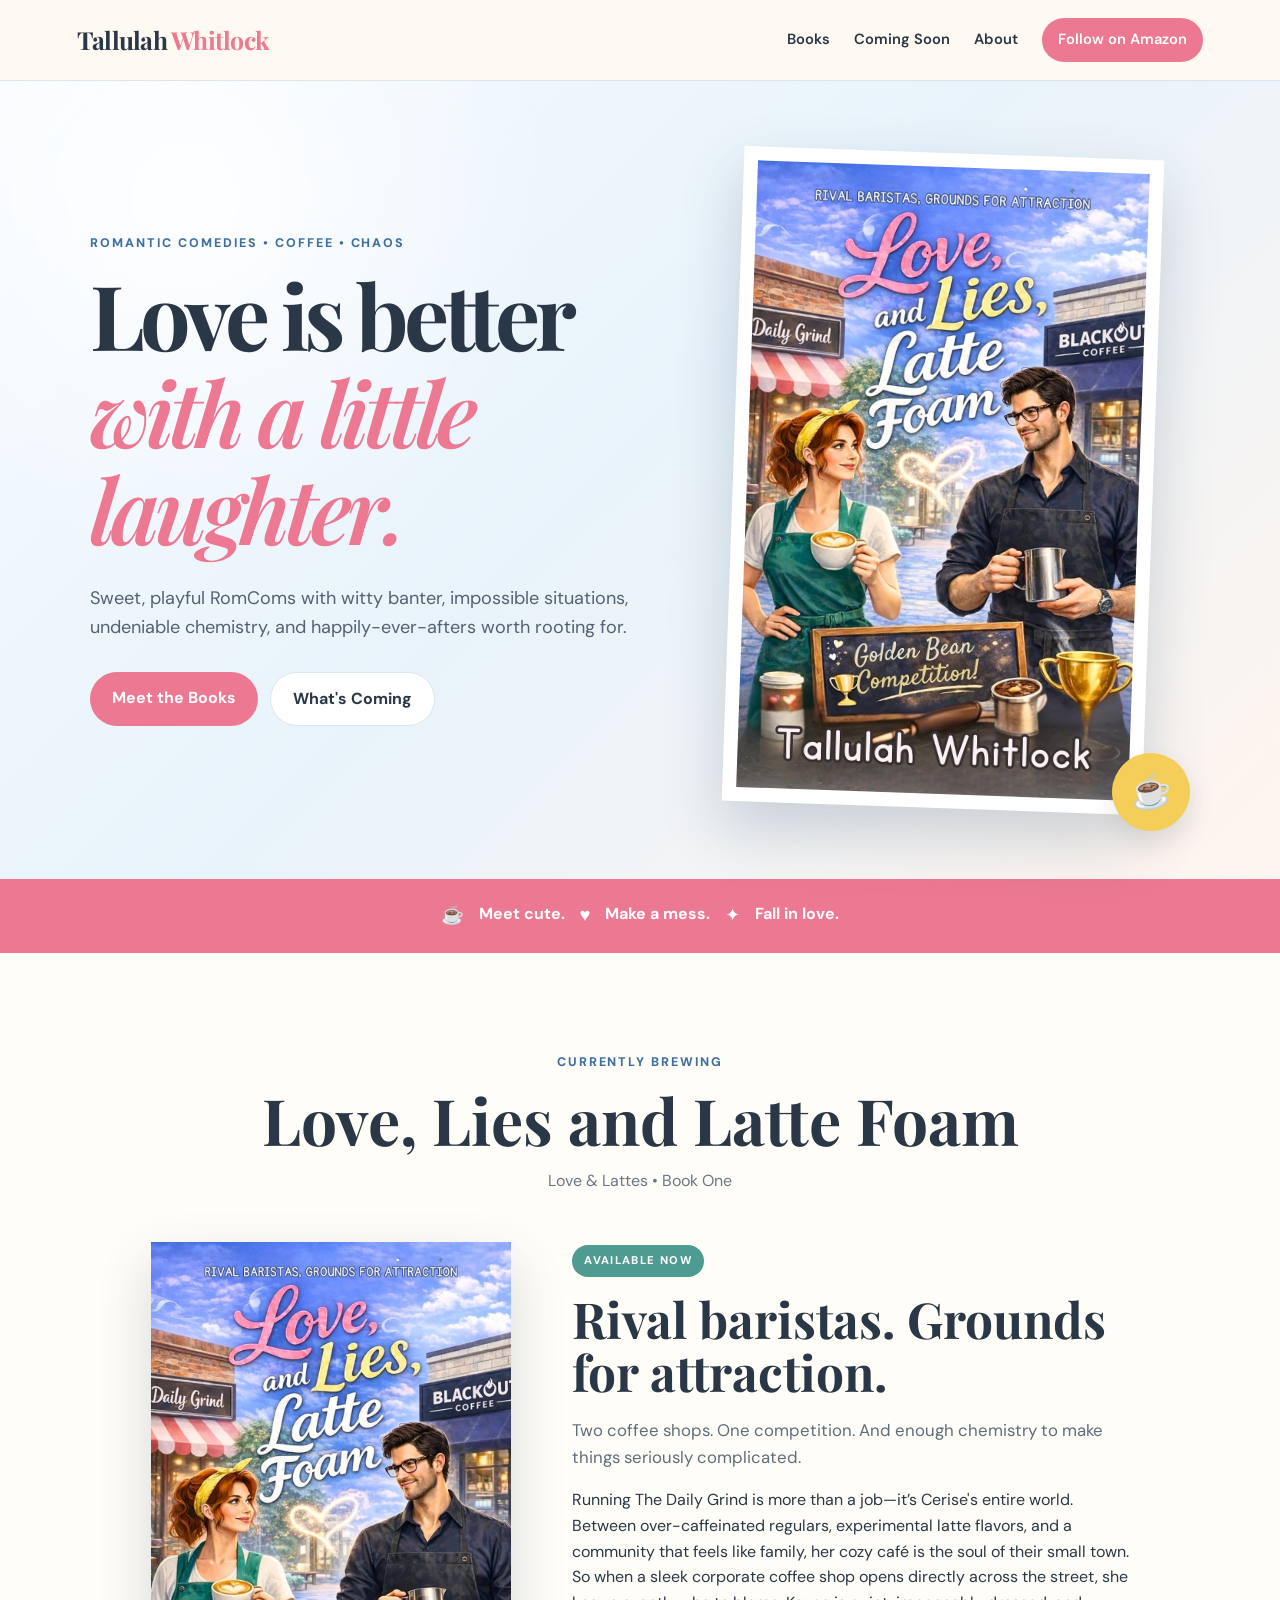
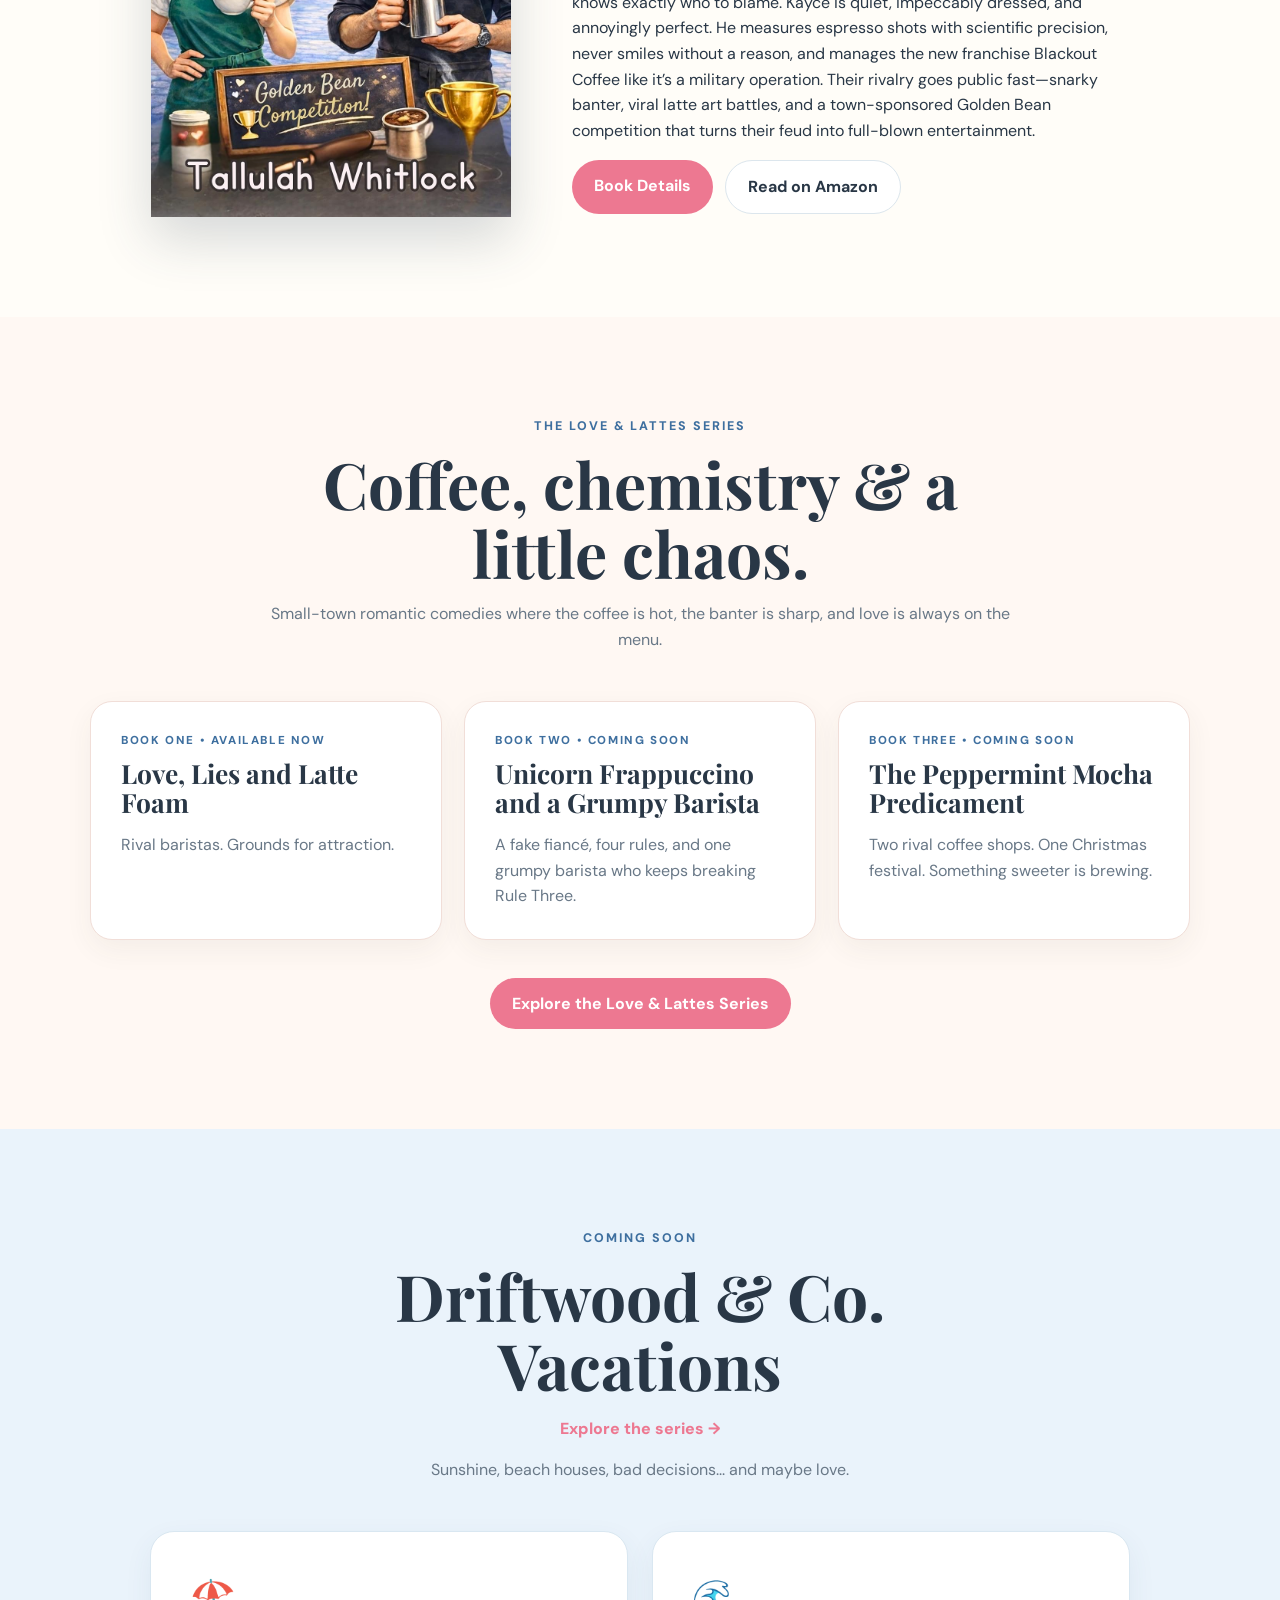
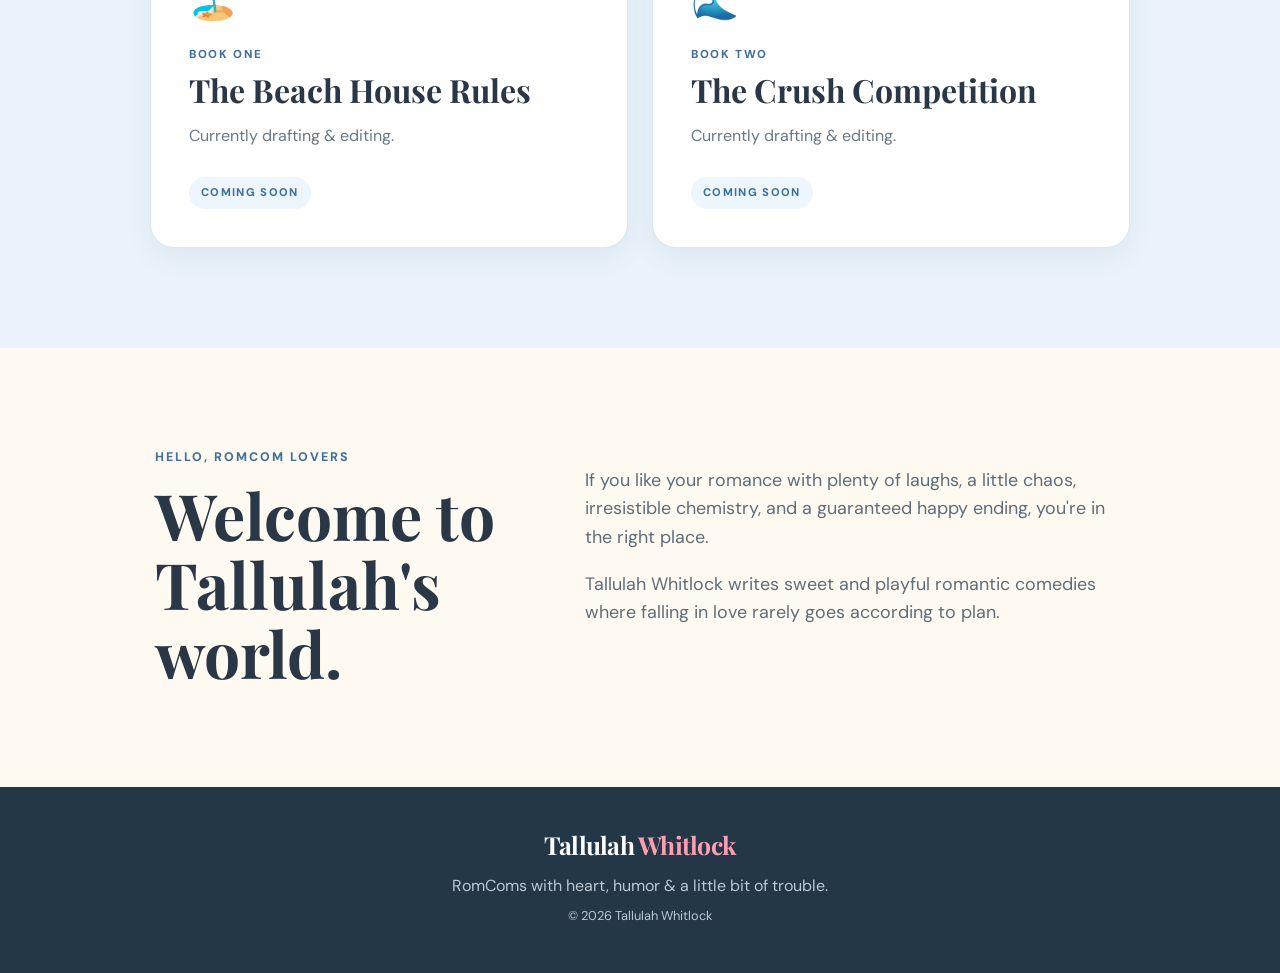
<file: index.html>
<!DOCTYPE html>
<html lang="en">
<head>
  <meta charset="UTF-8">
  <meta name="viewport" content="width=device-width, initial-scale=1.0">
  <title>Tallulah Whitlock | RomCom Author</title>
  <meta name="description" content="Tallulah Whitlock writes sweet, playful, witty romantic comedies filled with chemistry, coffee, chaos, and happily-ever-afters.">
  <link rel="stylesheet" href="style.css">
</head>
<body>
  <header class="site-header">
    <a class="brand" href="index.html">Tallulah <span>Whitlock</span></a>
    <nav aria-label="Main navigation">
      <a href="books.html">Books</a>
      <a href="driftwood.html">Coming Soon</a>
      <a href="#about">About</a>
      <a class="nav-button" href="https://www.amazon.com/stores/author/B0GP9F3P6P" target="_blank" rel="noopener">Follow on Amazon</a>
    </nav>
  </header>

  <main>
    <section class="hero">
      <div class="hero-copy">
        <p class="eyebrow">ROMANTIC COMEDIES • COFFEE • CHAOS</p>
        <h1>Love is better<br><em>with a little laughter.</em></h1>
        <p class="hero-text">
          Sweet, playful RomComs with witty banter, impossible situations,
          undeniable chemistry, and happily-ever-afters worth rooting for.
        </p>
        <div class="hero-buttons">
          <a class="button primary" href="#books">Meet the Books</a>
          <a class="button secondary" href="driftwood.html">What's Coming</a>
        </div>
      </div>
      <div class="hero-art">
        <div class="cover-frame">
          <img src="images/love-lies-and-latte-foam.jpg" alt="Cover of Love, Lies and Latte Foam by Tallulah Whitlock">
        </div>
        <div class="coffee-doodle">☕</div>
      </div>
    </section>

    <section class="intro-strip">
      <span>☕</span>
      <strong>Meet cute.</strong>
      <span>♥</span>
      <strong>Make a mess.</strong>
      <span>✦</span>
      <strong>Fall in love.</strong>
    </section>

    <section id="books" class="section featured">
      <div class="section-heading">
        <p class="eyebrow">CURRENTLY BREWING</p>
        <h2>Love, Lies and Latte Foam</h2>
        <p>Love &amp; Lattes • Book One</p>
      </div>

      <div class="book-feature">
        <div class="book-image">
          <img src="images/love-lies-and-latte-foam.jpg" alt="Love, Lies and Latte Foam book cover">
        </div>
        <div class="book-copy">
          <span class="badge">AVAILABLE NOW</span>
          <h3>Rival baristas. Grounds for attraction.</h3>
          <p>
            Two coffee shops. One competition. And enough chemistry to make
            things seriously complicated.
          </p>
          Running The Daily Grind is more than a job—it’s Cerise's entire world. Between over-caffeinated regulars, experimental latte flavors, and a community that feels like family, her cozy café is the soul of their small town.
So when a sleek corporate coffee shop opens directly across the street, she knows exactly who to blame. Kayce is quiet, impeccably dressed, and annoyingly perfect.
He measures espresso shots with scientific precision, never smiles without a reason, and manages the new franchise Blackout Coffee like it’s a military operation. Their rivalry goes public fast—snarky banter, viral latte art battles, and a town-sponsored Golden Bean competition that turns their feud into full-blown entertainment.
          </p>
          <div class="hero-buttons"><a class="button primary" href="book-love-lies-and-latte-foam.html">Book Details</a><a class="button secondary" href="https://www.amazon.com/Love-Lies-Latte-Foam-Grumpy-Sunshine-ebook/dp/B0FXFFK41L" target="_blank" rel="noopener">Read on Amazon</a></div>
        </div>
      </div>
    </section>

    
    <section id="love-lattes-series" class="section love-lattes-home">
      <div class="section-heading">
        <p class="eyebrow">THE LOVE &amp; LATTES SERIES</p>
        <h2>Coffee, chemistry &amp; a little chaos.</h2>
        <p>Small-town romantic comedies where the coffee is hot, the banter is sharp, and love is always on the menu.</p>
      </div>

      <div class="home-series-books">
        <article class="home-series-book">
          <p class="status">BOOK ONE • AVAILABLE NOW</p>
          <h3>Love, Lies and Latte Foam</h3>
          <p>Rival baristas. Grounds for attraction.</p>
        </article>

        <article class="home-series-book">
          <p class="status">BOOK TWO • COMING SOON</p>
          <h3>Unicorn Frappuccino and a Grumpy Barista</h3>
          <p>A fake fiancé, four rules, and one grumpy barista who keeps breaking Rule Three.</p>
        </article>

        <article class="home-series-book">
          <p class="status">BOOK THREE • COMING SOON</p>
          <h3>The Peppermint Mocha Predicament</h3>
          <p>Two rival coffee shops. One Christmas festival. Something sweeter is brewing.</p>
        </article>
      </div>

      <div class="center-action series-home-action">
        <a class="button primary" href="love-lattes.html">Explore the Love &amp; Lattes Series</a>
      </div>
    </section>

<section id="coming-soon" class="section coming">
      <div class="section-heading">
        <p class="eyebrow">COMING SOON</p>
        <h2>Driftwood &amp; Co. Vacations</h2>
        <p><a class="inline-link" href="driftwood.html">Explore the series →</a></p>
        <p>Sunshine, beach houses, bad decisions... and maybe love.</p>
      </div>

      <div class="series-grid">
        <article class="series-card">
          <div class="card-icon">🏖️</div>
          <p class="status">BOOK ONE</p>
          <h3>The Beach House Rules</h3>
          <p>Currently drafting &amp; editing.</p>
          <span class="coming-label">COMING SOON</span>
        </article>

        <article class="series-card">
          <div class="card-icon">🌊</div>
          <p class="status">BOOK TWO</p>
          <h3>The Crush Competition</h3>
          <p>Currently drafting &amp; editing.</p>
          <span class="coming-label">COMING SOON</span>
        </article>
      </div>
    </section>

    <section id="about" class="section about">
      <div>
        <p class="eyebrow">HELLO, ROMCOM LOVERS</p>
        <h2>Welcome to Tallulah's world.</h2>
      </div>
      <div class="about-copy">
        <p>
          If you like your romance with plenty of laughs, a little chaos,
          irresistible chemistry, and a guaranteed happy ending, you're in
          the right place.
        </p>
        <p>
          Tallulah Whitlock writes sweet and playful romantic comedies where
          falling in love rarely goes according to plan.
        </p>
      </div>
    </section>

  </main>

  <footer>
    <div class="brand">Tallulah <span>Whitlock</span></div>
    <p>RomComs with heart, humor &amp; a little bit of trouble.</p>
    <p class="copyright">© 2026 Tallulah Whitlock</p>
  </footer>
</body>
</html>
</file>
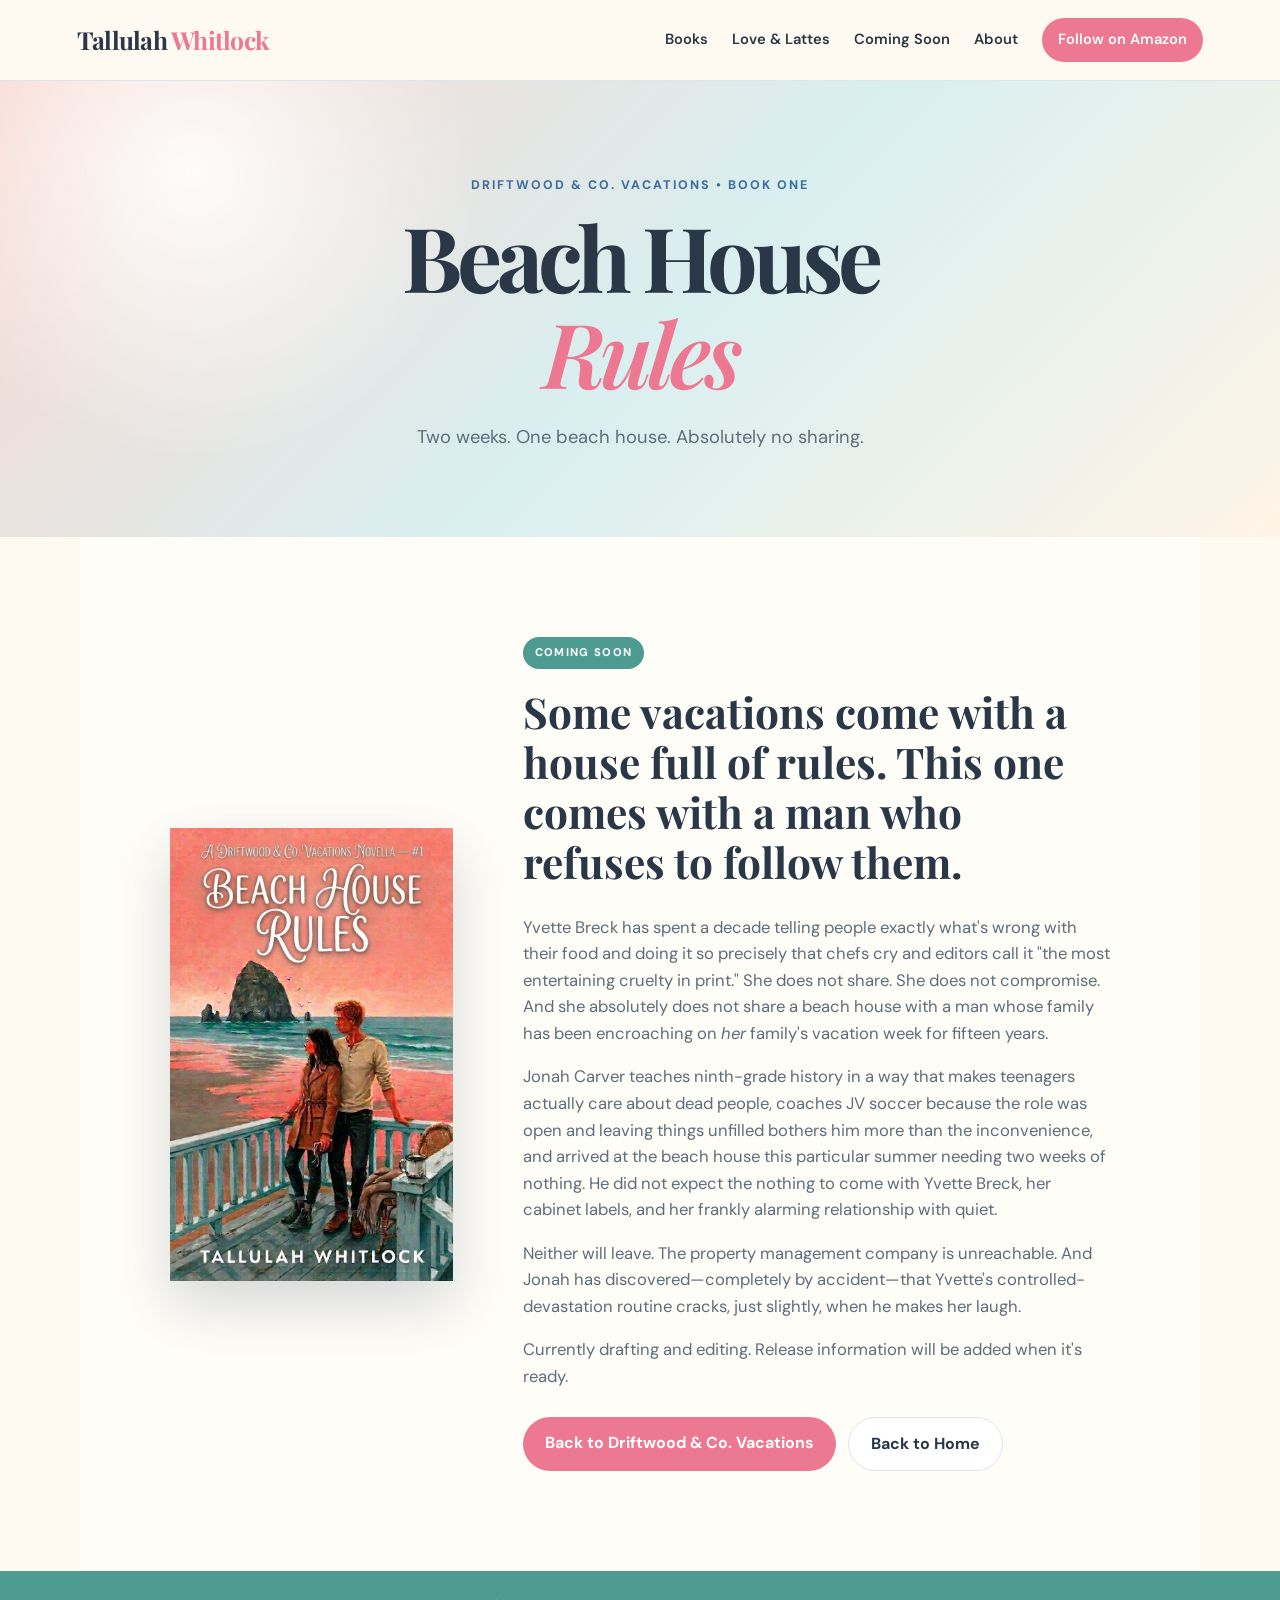
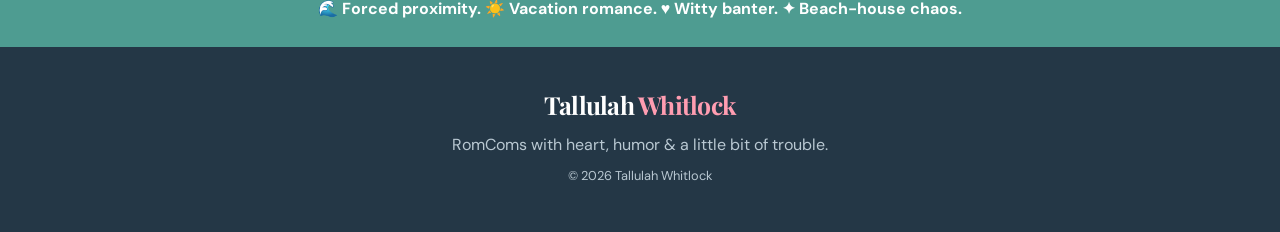
<file: book-beach-house-rules.html>
<!DOCTYPE html>
<html lang="en">
<head>
<meta charset="UTF-8"><meta name="viewport" content="width=device-width, initial-scale=1.0">
<title>Beach House Rules | Tallulah Whitlock</title>
<meta name="description" content="Beach House Rules, Book One of Driftwood & Co. Vacations, by Tallulah Whitlock.">
<link rel="stylesheet" href="style.css">
</head>
<body>
<header class="site-header">
<a class="brand" href="index.html">Tallulah <span>Whitlock</span></a>
<nav aria-label="Main navigation">
<a href="books.html">Books</a><a href="love-lattes.html">Love &amp; Lattes</a><a href="driftwood.html">Coming Soon</a><a href="index.html#about">About</a>
<a class="nav-button" href="https://www.amazon.com/stores/author/B0GP9F3P6P" target="_blank" rel="noopener">Follow on Amazon</a>
</nav></header>
<main>
<section class="page-hero beach-book-hero">
<p class="eyebrow">DRIFTWOOD &amp; CO. VACATIONS • BOOK ONE</p>
<h1>Beach House<br><em>Rules</em></h1>
<p class="page-hero-text">Two weeks. One beach house. Absolutely no sharing.</p>
</section>
<section class="section book-detail">
<div class="detail-cover"><img src="images/beach-house-rules.jpg" alt="Cover of Beach House Rules by Tallulah Whitlock"></div>
<div class="detail-copy">
<span class="badge">COMING SOON</span>
<h2>Some vacations come with a house full of rules. This one comes with a man who refuses to follow them.</h2>
<p>Yvette Breck has spent a decade telling people exactly what's wrong with their food and doing it so precisely that chefs cry and editors call it "the most entertaining cruelty in print." She does not share. She does not compromise. And she absolutely does not share a beach house with a man whose family has been encroaching on <em>her</em> family's vacation week for fifteen years.</p>
<p>Jonah Carver teaches ninth-grade history in a way that makes teenagers actually care about dead people, coaches JV soccer because the role was open and leaving things unfilled bothers him more than the inconvenience, and arrived at the beach house this particular summer needing two weeks of nothing. He did not expect the nothing to come with Yvette Breck, her cabinet labels, and her frankly alarming relationship with quiet.</p>
<p>Neither will leave. The property management company is unreachable. And Jonah has discovered—completely by accident—that Yvette's controlled-devastation routine cracks, just slightly, when he makes her laugh.</p>
<p>Currently drafting and editing. Release information will be added when it's ready.</p>
<div class="detail-actions">
<a class="button primary" href="driftwood.html">Back to Driftwood &amp; Co. Vacations</a>
<a class="button secondary" href="index.html">Back to Home</a>
</div>
</div>
</section>
<section class="quote-strip beach-strip"><p>🌊 Forced proximity. ☀️ Vacation romance. ♥️ Witty banter. ✦ Beach-house chaos.</p></section>
</main>
<footer><div class="brand">Tallulah <span>Whitlock</span></div><p>RomComs with heart, humor &amp; a little bit of trouble.</p><p class="copyright">© 2026 Tallulah Whitlock</p></footer>
</body></html>
</file>
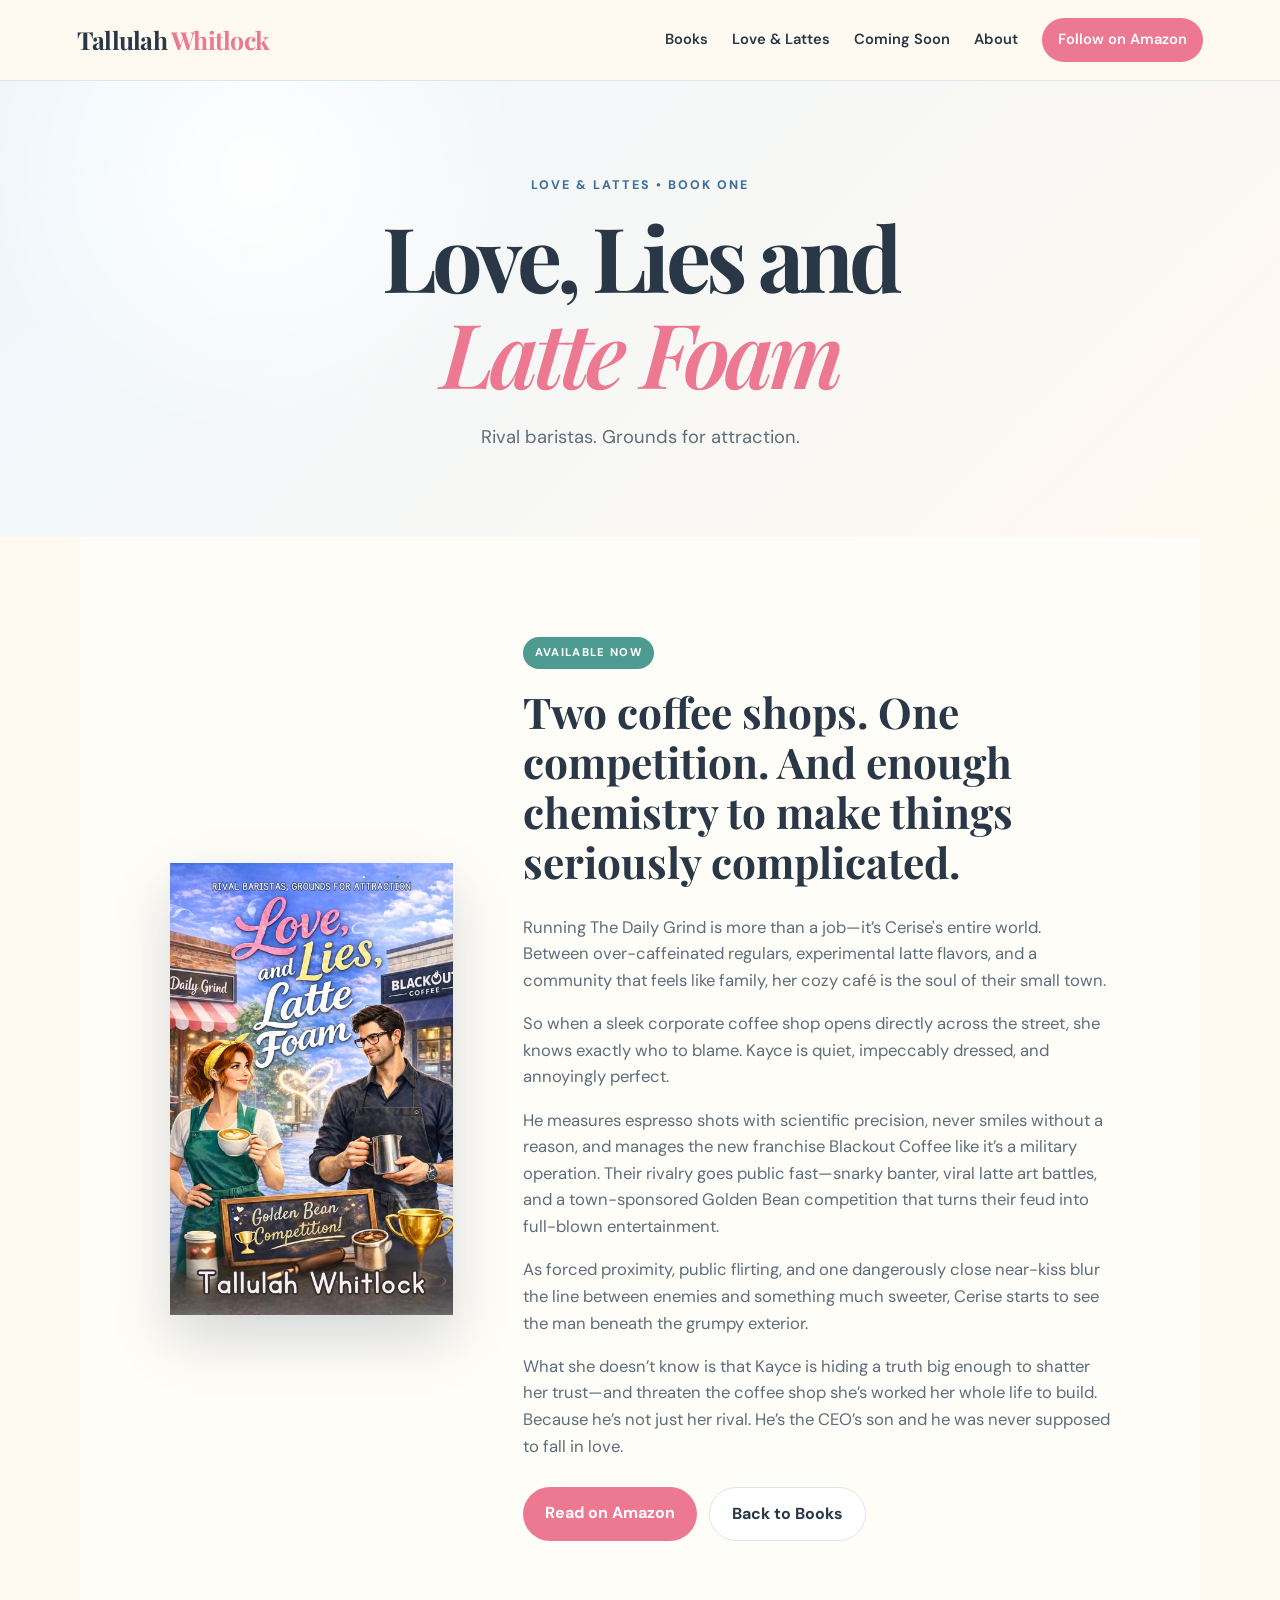
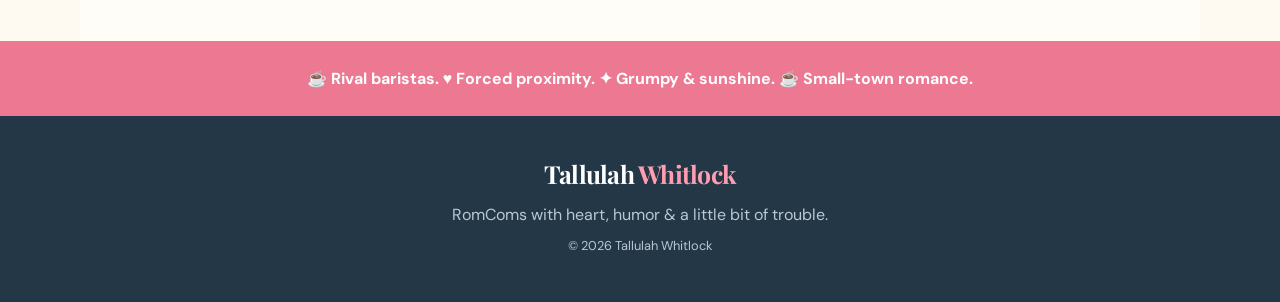
<file: book-love-lies-and-latte-foam.html>
<!doctype html><html lang="en"><head><meta charset="utf-8"><meta name="viewport" content="width=device-width,initial-scale=1"><title>Love, Lies and Latte Foam | Tallulah Whitlock</title><link rel="stylesheet" href="style.css"></head><body><header class="site-header"><a class="brand" href="index.html">Tallulah <span>Whitlock</span></a><nav><a href="books.html">Books</a><a href="love-lattes.html">Love &amp; Lattes</a><a href="driftwood.html">Coming Soon</a><a href="index.html#about">About</a><a class="nav-button" href="https://www.amazon.com/stores/author/B0GP9F3P6P" target="_blank">Follow on Amazon</a></nav></header><main><section class="page-hero"><p class="eyebrow">LOVE &amp; LATTES • BOOK ONE</p><h1>Love, Lies and<br><em>Latte Foam</em></h1><p class="page-hero-text">Rival baristas. Grounds for attraction.</p></section><section class="section book-detail"><div class="detail-cover"><img src="images/love-lies-and-latte-foam.jpg" alt="Cover of Love, Lies and Latte Foam by Tallulah Whitlock"></div><div class="detail-copy"><span class="badge">AVAILABLE NOW</span><h2>Two coffee shops. One competition. And enough chemistry to make things seriously complicated.</h2><p>Running The Daily Grind is more than a job—it’s Cerise's entire world. Between over-caffeinated regulars, experimental latte flavors, and a community that feels like family, her cozy café is the soul of their small town.</p><p>So when a sleek corporate coffee shop opens directly across the street, she knows exactly who to blame. Kayce is quiet, impeccably dressed, and annoyingly perfect.</p><p>He measures espresso shots with scientific precision, never smiles without a reason, and manages the new franchise Blackout Coffee like it’s a military operation. Their rivalry goes public fast—snarky banter, viral latte art battles, and a town-sponsored Golden Bean competition that turns their feud into full-blown entertainment.</p><p>As forced proximity, public flirting, and one dangerously close near-kiss blur the line between enemies and something much sweeter, Cerise starts to see the man beneath the grumpy exterior.</p><p>What she doesn’t know is that Kayce is hiding a truth big enough to shatter her trust—and threaten the coffee shop she’s worked her whole life to build. Because he’s not just her rival. He’s the CEO’s son and he was never supposed to fall in love.</p><div class="detail-actions"><a class="button primary" href="https://www.amazon.com/Love-Lies-Latte-Foam-Grumpy-Sunshine-ebook/dp/B0FXFFK41L" target="_blank">Read on Amazon</a><a class="button secondary" href="books.html">Back to Books</a></div></div></section><section class="quote-strip"><p>☕ Rival baristas. ♥ Forced proximity. ✦ Grumpy &amp; sunshine. ☕ Small-town romance.</p></section></main><footer><div class="brand">Tallulah <span>Whitlock</span></div><p>RomComs with heart, humor &amp; a little bit of trouble.</p><p class="copyright">© 2026 Tallulah Whitlock</p></footer></body></html>
</file>
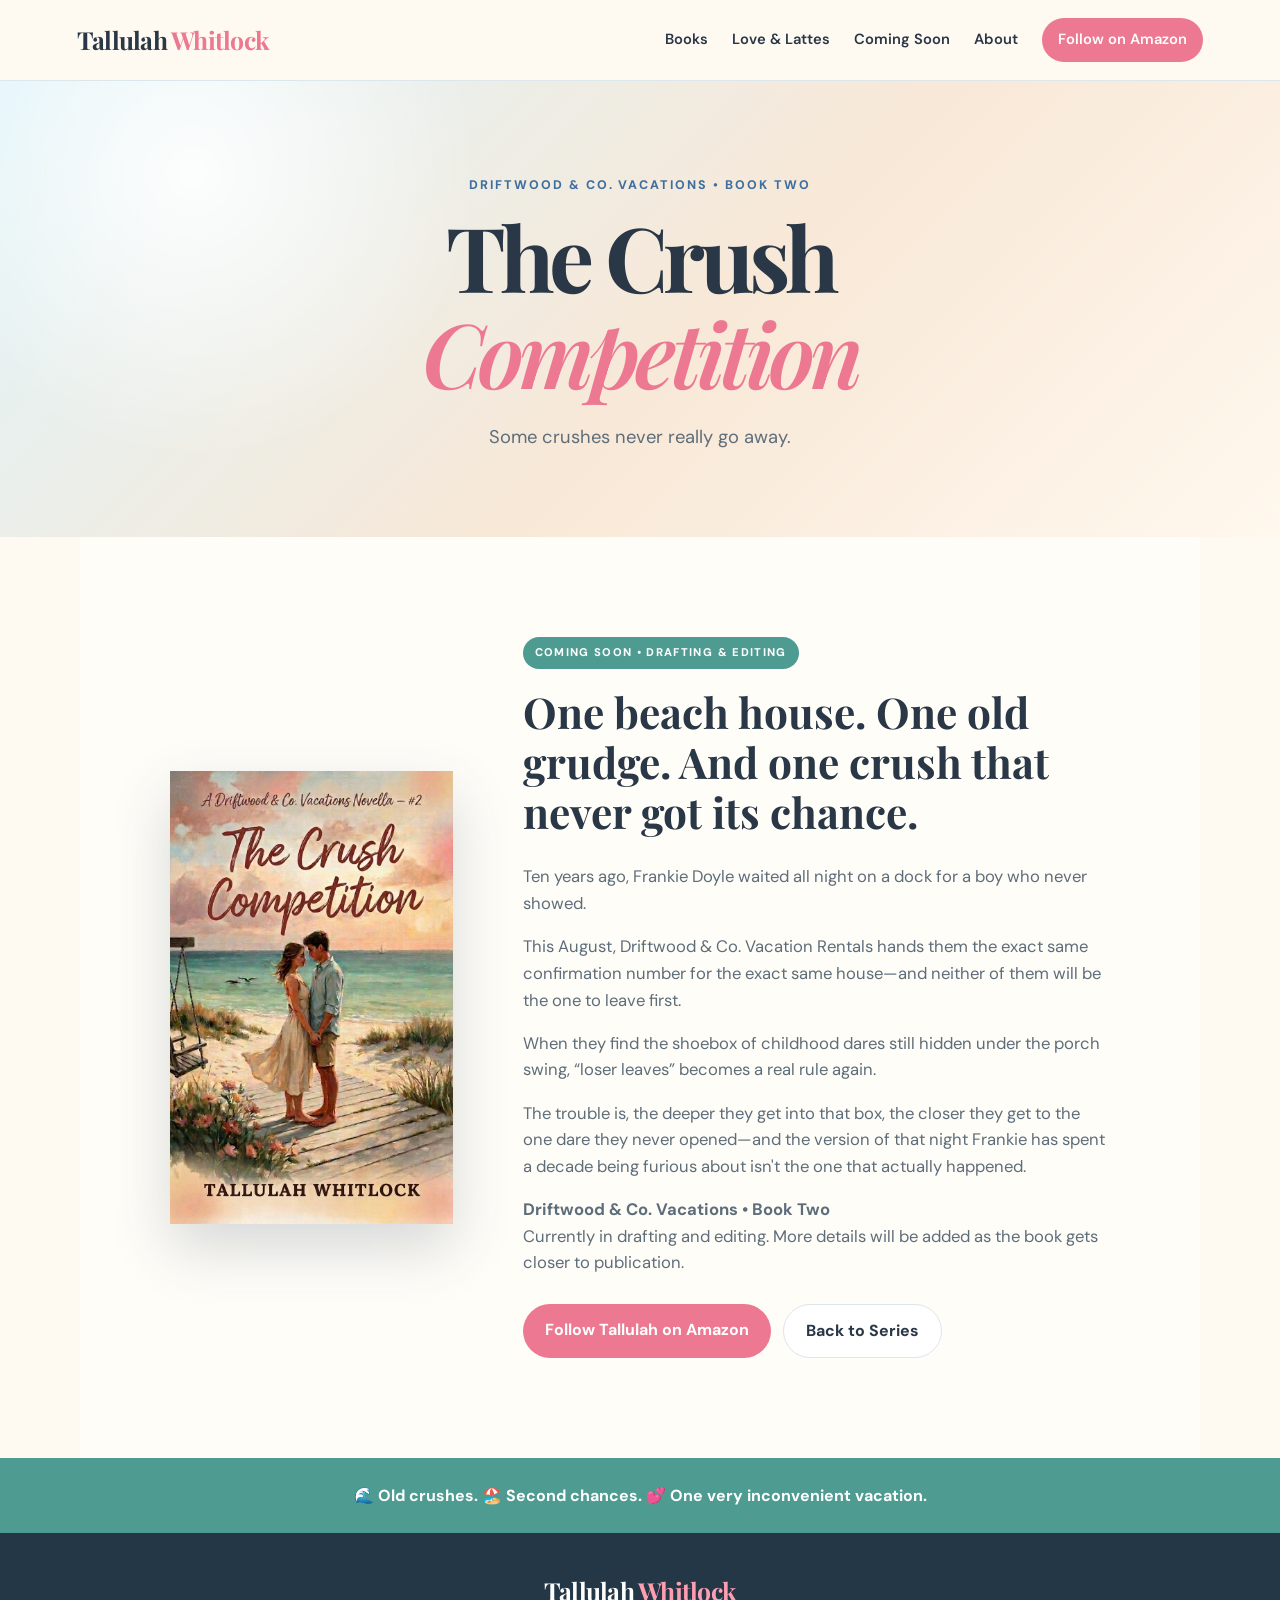
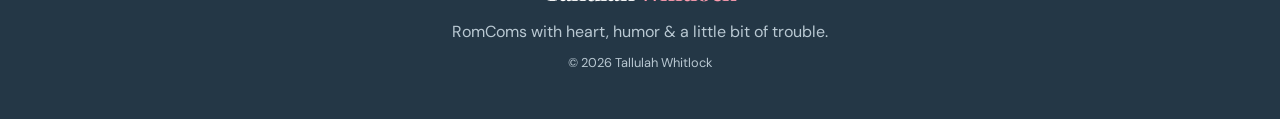
<file: book-the-crush-competition.html>
<!DOCTYPE html>
<html lang="en">
<head>
<meta charset="UTF-8"><meta name="viewport" content="width=device-width, initial-scale=1.0">
<title>The Crush Competition | Tallulah Whitlock</title>
<meta name="description" content="The Crush Competition, Book Two of the Driftwood & Co. Vacations series by Tallulah Whitlock.">
<link rel="stylesheet" href="style.css">
</head>
<body>
<header class="site-header">
<a class="brand" href="index.html">Tallulah <span>Whitlock</span></a>
<nav aria-label="Main navigation">
<a href="books.html">Books</a><a href="love-lattes.html">Love &amp; Lattes</a><a href="driftwood.html">Coming Soon</a><a href="index.html#about">About</a>
<a class="nav-button" href="https://www.amazon.com/stores/author/B0GP9F3P6P" target="_blank" rel="noopener">Follow on Amazon</a>
</nav></header>
<main>
<section class="page-hero beach-hero">
<p class="eyebrow">DRIFTWOOD &amp; CO. VACATIONS • BOOK TWO</p>
<h1>The Crush<br><em>Competition</em></h1>
<p class="page-hero-text">Some crushes never really go away.</p>
</section>
<section class="section book-detail">
<div class="detail-cover"><img src="images/the-crush-competition.jpg" alt="Cover of The Crush Competition by Tallulah Whitlock"></div>
<div class="detail-copy">
<span class="badge">COMING SOON • DRAFTING &amp; EDITING</span>
<h2>One beach house. One old grudge. And one crush that never got its chance.</h2>
<p>Ten years ago, Frankie Doyle waited all night on a dock for a boy who never showed.</p>
<p>This August, Driftwood &amp; Co. Vacation Rentals hands them the exact same confirmation number for the exact same house—and neither of them will be the one to leave first.</p>
<p>When they find the shoebox of childhood dares still hidden under the porch swing, “loser leaves” becomes a real rule again.</p>
<p>The trouble is, the deeper they get into that box, the closer they get to the one dare they never opened—and the version of that night Frankie has spent a decade being furious about isn't the one that actually happened.</p>
<p class="book-note"><strong>Driftwood &amp; Co. Vacations • Book Two</strong><br>Currently in drafting and editing. More details will be added as the book gets closer to publication.</p>
<div class="detail-actions">
<a class="button primary" href="https://www.amazon.com/stores/author/B0GP9F3P6P" target="_blank" rel="noopener">Follow Tallulah on Amazon</a>
<a class="button secondary" href="driftwood.html">Back to Series</a>
</div>
</div>
</section>
<section class="quote-strip beach-strip"><p>🌊 Old crushes. 🏖️ Second chances. 💕 One very inconvenient vacation.</p></section>
</main>
<footer><div class="brand">Tallulah <span>Whitlock</span></div><p>RomComs with heart, humor &amp; a little bit of trouble.</p><p class="copyright">© 2026 Tallulah Whitlock</p></footer>
</body></html>
</file>
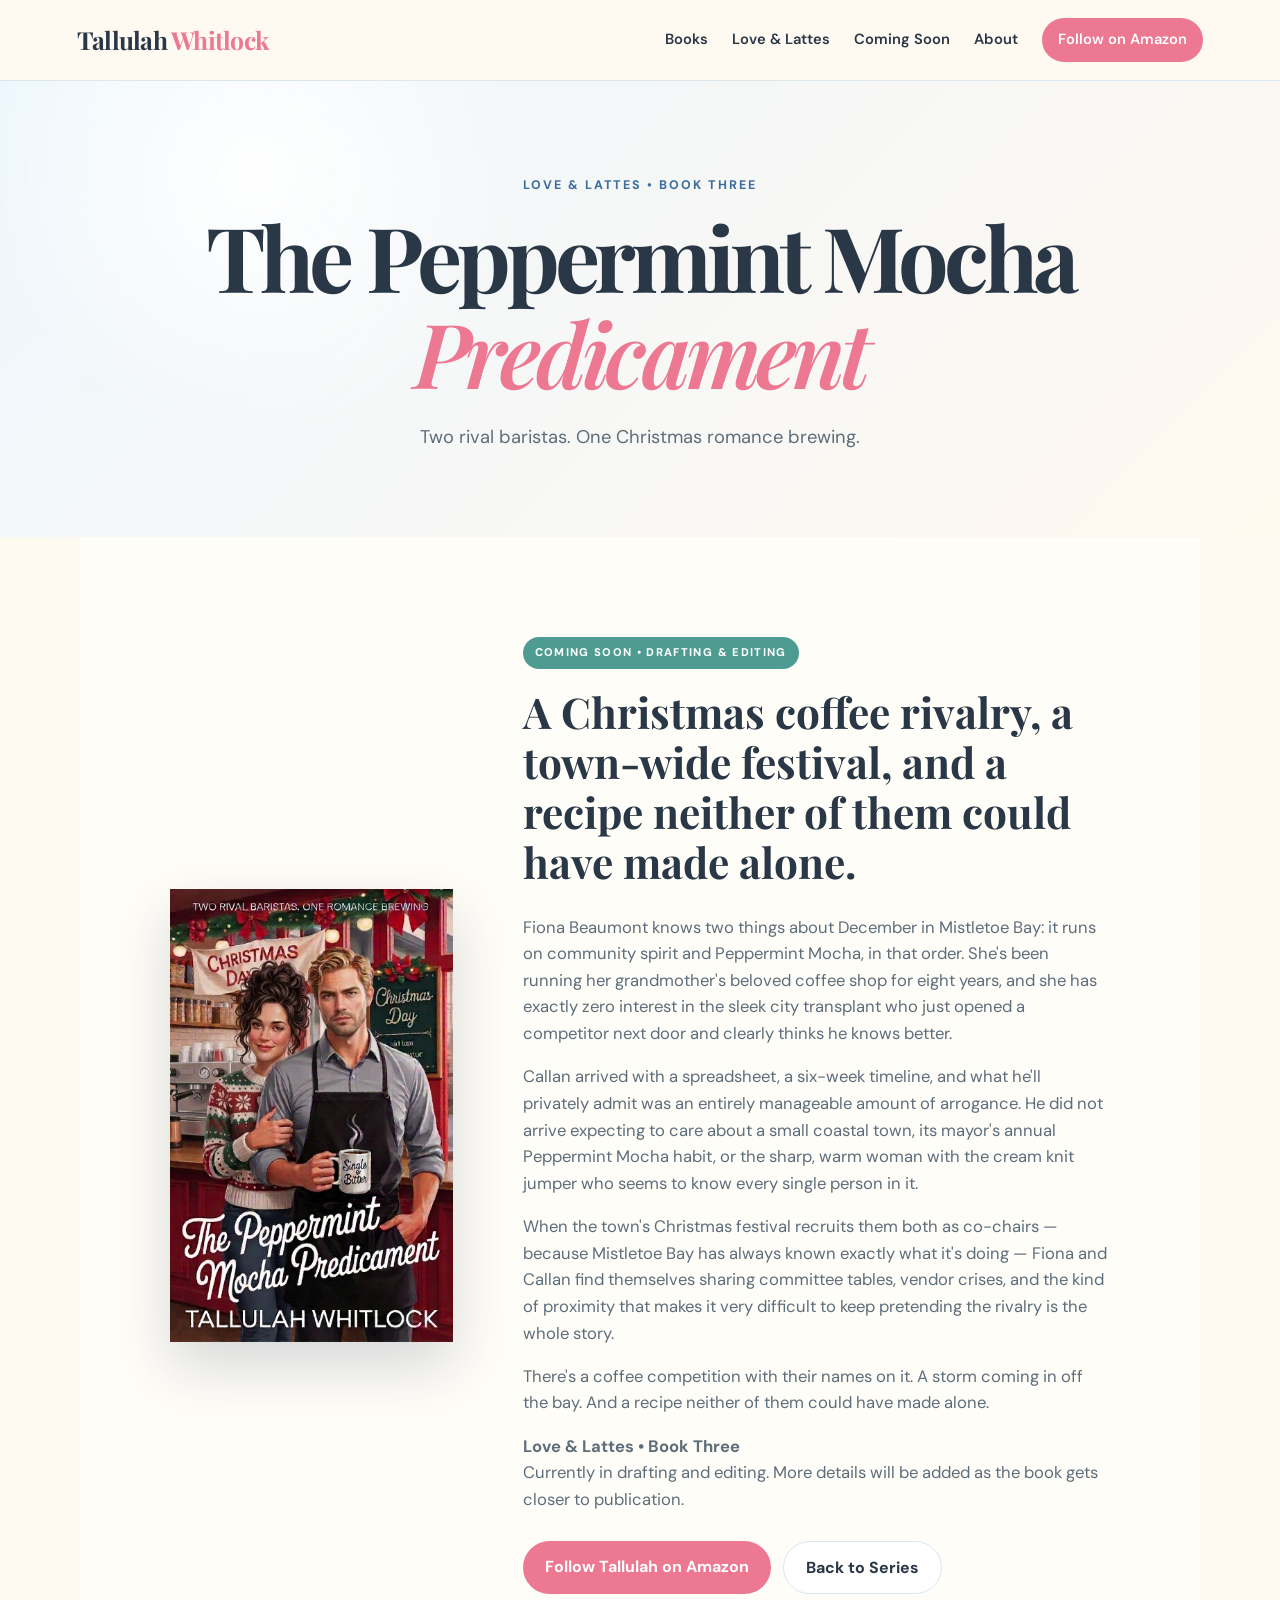
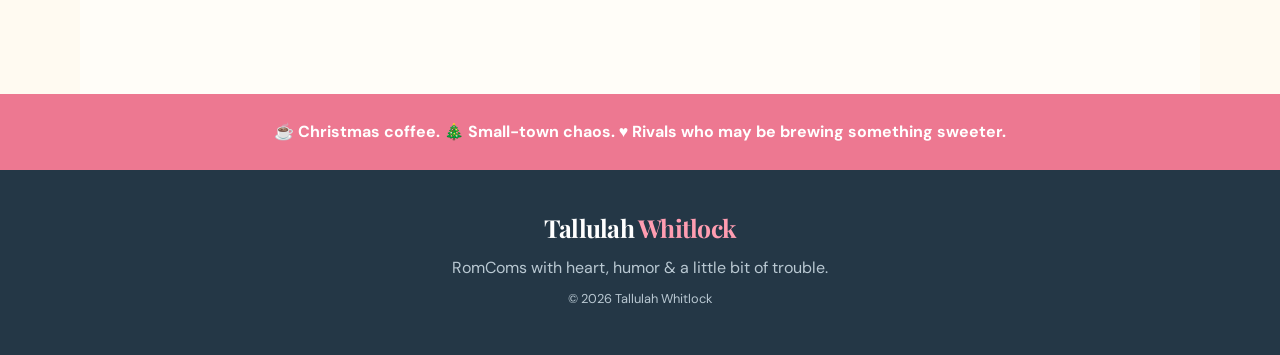
<file: book-the-peppermint-mocha-predicament.html>
<!DOCTYPE html>
<html lang="en">
<head>
<meta charset="UTF-8"><meta name="viewport" content="width=device-width,initial-scale=1.0">
<title>The Peppermint Mocha Predicament | Tallulah Whitlock</title>
<meta name="description" content="The Peppermint Mocha Predicament, Book Three of the Love & Lattes series by Tallulah Whitlock.">
<link rel="stylesheet" href="style.css">
</head>
<body>
<header class="site-header"><a class="brand" href="index.html">Tallulah <span>Whitlock</span></a><nav aria-label="Main navigation"><a href="books.html">Books</a><a href="love-lattes.html">Love &amp; Lattes</a><a href="driftwood.html">Coming Soon</a><a href="index.html#about">About</a><a class="nav-button" href="https://www.amazon.com/stores/author/B0GP9F3P6P" target="_blank" rel="noopener">Follow on Amazon</a></nav></header>
<main>
<section class="page-hero"><p class="eyebrow">LOVE &amp; LATTES • BOOK THREE</p><h1>The Peppermint Mocha<br><em>Predicament</em></h1><p class="page-hero-text">Two rival baristas. One Christmas romance brewing.</p></section>
<section class="section book-detail">
<div class="detail-cover"><img src="images/the-peppermint-mocha-predicament.jpg" alt="Cover of The Peppermint Mocha Predicament by Tallulah Whitlock"></div>
<div class="detail-copy">
<span class="badge">COMING SOON • DRAFTING &amp; EDITING</span>
<h2>A Christmas coffee rivalry, a town-wide festival, and a recipe neither of them could have made alone.</h2>
<p>Fiona Beaumont knows two things about December in Mistletoe Bay: it runs on community spirit and Peppermint Mocha, in that order. She's been running her grandmother's beloved coffee shop for eight years, and she has exactly zero interest in the sleek city transplant who just opened a competitor next door and clearly thinks he knows better.</p>
<p>Callan arrived with a spreadsheet, a six-week timeline, and what he'll privately admit was an entirely manageable amount of arrogance. He did not arrive expecting to care about a small coastal town, its mayor's annual Peppermint Mocha habit, or the sharp, warm woman with the cream knit jumper who seems to know every single person in it.</p>
<p>When the town's Christmas festival recruits them both as co-chairs — because Mistletoe Bay has always known exactly what it's doing — Fiona and Callan find themselves sharing committee tables, vendor crises, and the kind of proximity that makes it very difficult to keep pretending the rivalry is the whole story.</p>
<p>There's a coffee competition with their names on it. A storm coming in off the bay. And a recipe neither of them could have made alone.</p>
<p class="book-note"><strong>Love &amp; Lattes • Book Three</strong><br>Currently in drafting and editing. More details will be added as the book gets closer to publication.</p>
<div class="detail-actions"><a class="button primary" href="https://www.amazon.com/stores/author/B0GP9F3P6P" target="_blank" rel="noopener">Follow Tallulah on Amazon</a><a class="button secondary" href="love-lattes.html">Back to Series</a></div>
</div></section>
<section class="quote-strip"><p>☕ Christmas coffee. 🎄 Small-town chaos. ♥ Rivals who may be brewing something sweeter.</p></section>
</main>
<footer><div class="brand">Tallulah <span>Whitlock</span></div><p>RomComs with heart, humor &amp; a little bit of trouble.</p><p class="copyright">© 2026 Tallulah Whitlock</p></footer>
</body></html>
</file>
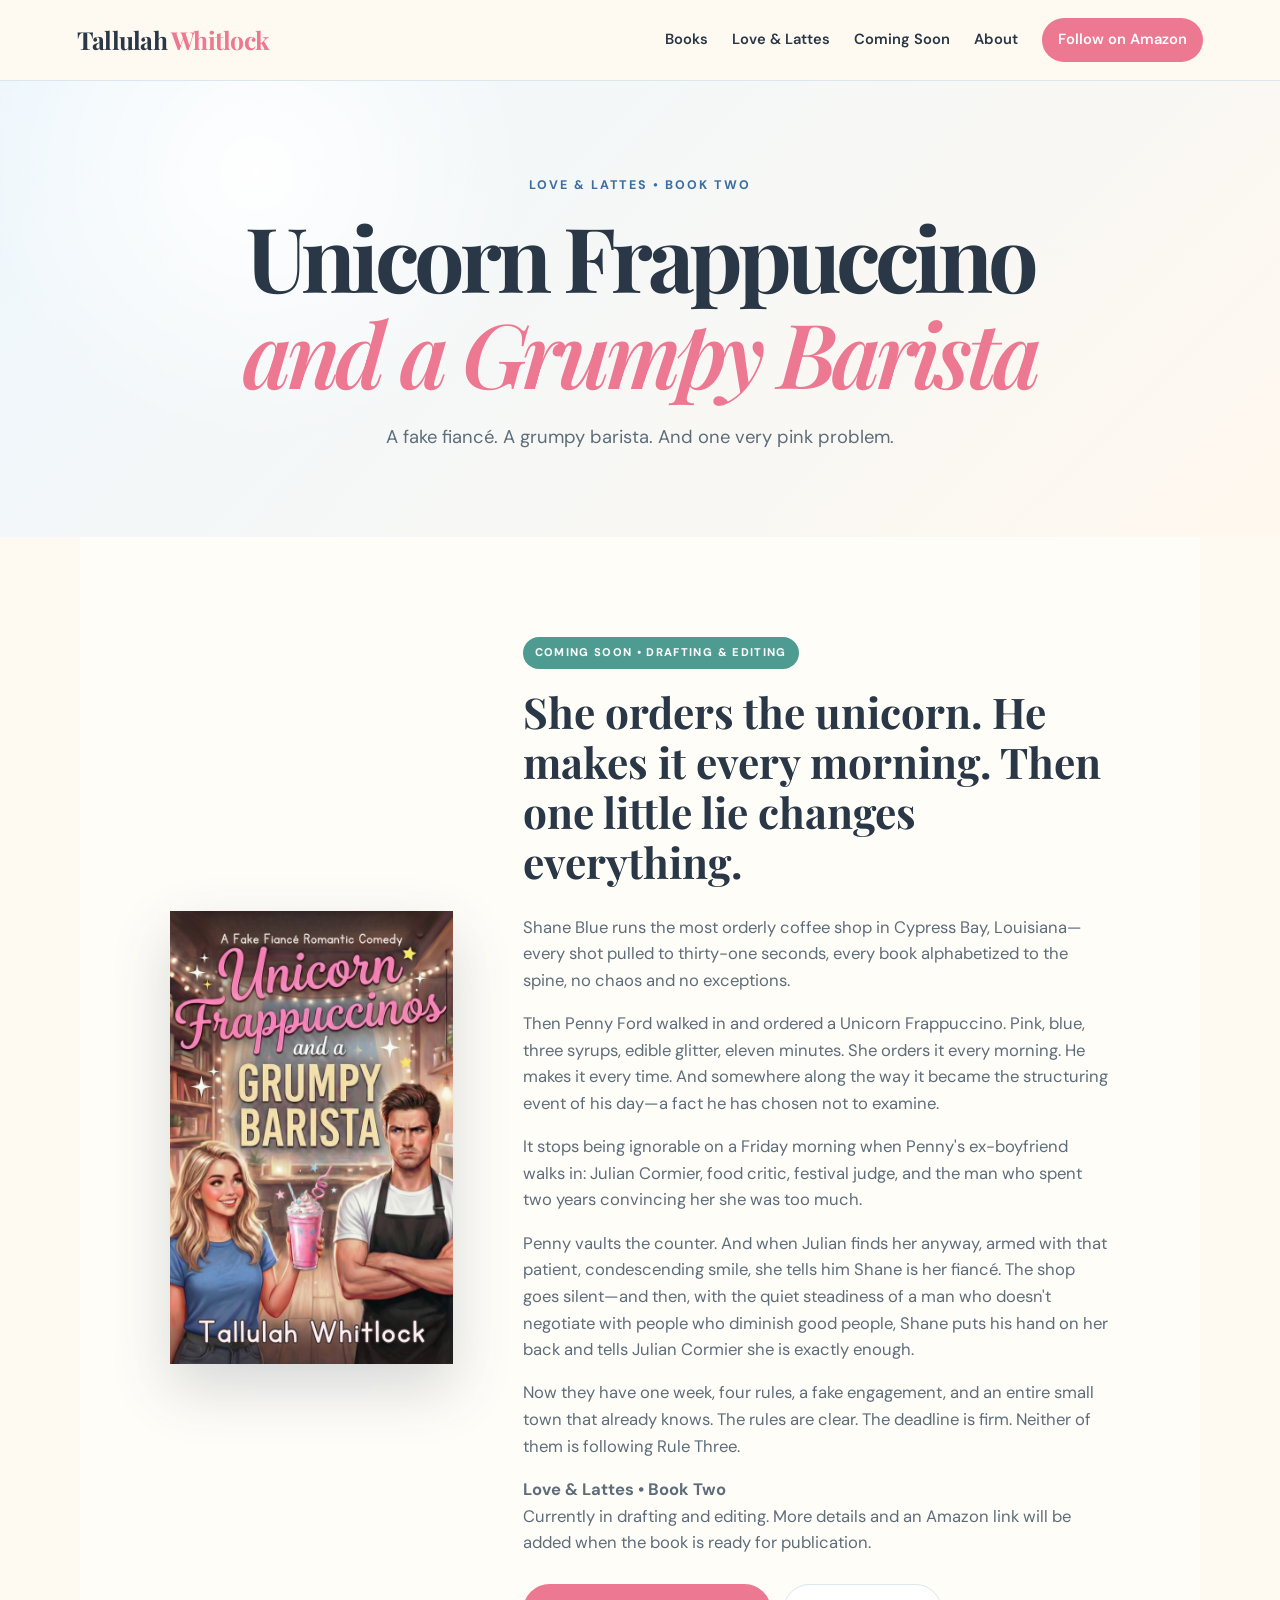
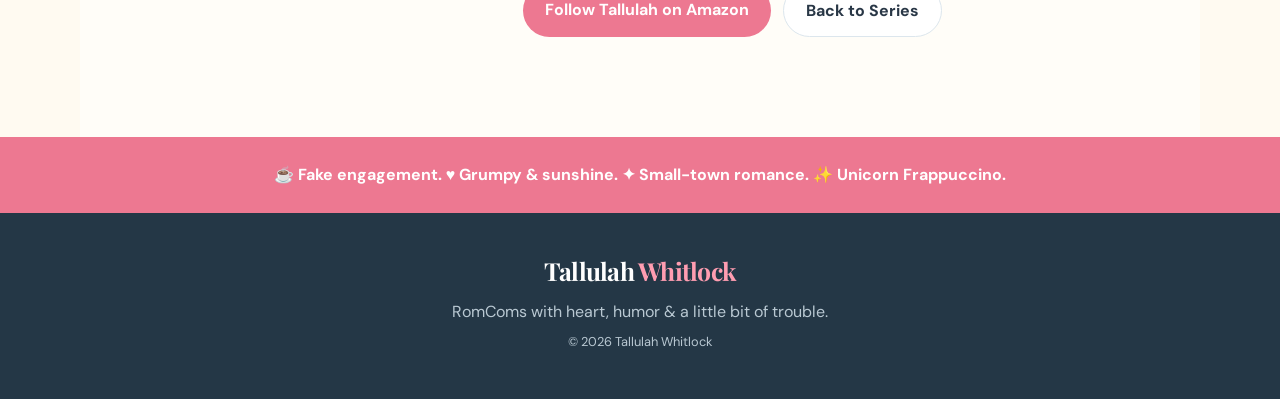
<file: book-unicorn-frappuccino-and-a-grumpy-barista.html>
<!DOCTYPE html>
<html lang="en">
<head><meta charset="UTF-8"><meta name="viewport" content="width=device-width,initial-scale=1.0"><title>Unicorn Frappuccino and a Grumpy Barista | Tallulah Whitlock</title><meta name="description" content="Unicorn Frappuccino and a Grumpy Barista, Book Two of the Love & Lattes series by Tallulah Whitlock."><link rel="stylesheet" href="style.css"></head>
<body>
<header class="site-header"><a class="brand" href="index.html">Tallulah <span>Whitlock</span></a><nav><a href="books.html">Books</a><a href="love-lattes.html">Love &amp; Lattes</a><a href="driftwood.html">Coming Soon</a><a href="index.html#about">About</a><a class="nav-button" href="https://www.amazon.com/stores/author/B0GP9F3P6P" target="_blank" rel="noopener">Follow on Amazon</a></nav></header>
<main>
<section class="page-hero"><p class="eyebrow">LOVE &amp; LATTES • BOOK TWO</p><h1>Unicorn Frappuccino<br><em>and a Grumpy Barista</em></h1><p class="page-hero-text">A fake fiancé. A grumpy barista. And one very pink problem.</p></section>
<section class="section book-detail"><div class="detail-cover"><img src="images/unicorn-frappuccino-and-a-grumpy-barista.jpg" alt="Cover of Unicorn Frappuccino and a Grumpy Barista by Tallulah Whitlock"></div><div class="detail-copy"><span class="badge">COMING SOON • DRAFTING &amp; EDITING</span><h2>She orders the unicorn. He makes it every morning. Then one little lie changes everything.</h2>
<p>Shane Blue runs the most orderly coffee shop in Cypress Bay, Louisiana—every shot pulled to thirty-one seconds, every book alphabetized to the spine, no chaos and no exceptions.</p>
<p>Then Penny Ford walked in and ordered a Unicorn Frappuccino. Pink, blue, three syrups, edible glitter, eleven minutes. She orders it every morning. He makes it every time. And somewhere along the way it became the structuring event of his day—a fact he has chosen not to examine.</p>
<p>It stops being ignorable on a Friday morning when Penny's ex-boyfriend walks in: Julian Cormier, food critic, festival judge, and the man who spent two years convincing her she was too much.</p>
<p>Penny vaults the counter. And when Julian finds her anyway, armed with that patient, condescending smile, she tells him Shane is her fiancé. The shop goes silent—and then, with the quiet steadiness of a man who doesn't negotiate with people who diminish good people, Shane puts his hand on her back and tells Julian Cormier she is exactly enough.</p>
<p>Now they have one week, four rules, a fake engagement, and an entire small town that already knows. The rules are clear. The deadline is firm. Neither of them is following Rule Three.</p>
<p class="book-note"><strong>Love &amp; Lattes • Book Two</strong><br>Currently in drafting and editing. More details and an Amazon link will be added when the book is ready for publication.</p>
<div class="detail-actions"><a class="button primary" href="https://www.amazon.com/stores/author/B0GP9F3P6P" target="_blank" rel="noopener">Follow Tallulah on Amazon</a><a class="button secondary" href="love-lattes.html">Back to Series</a></div></div></section>
<section class="quote-strip"><p>☕ Fake engagement. ♥ Grumpy &amp; sunshine. ✦ Small-town romance. ✨ Unicorn Frappuccino.</p></section>
</main><footer><div class="brand">Tallulah <span>Whitlock</span></div><p>RomComs with heart, humor &amp; a little bit of trouble.</p><p class="copyright">© 2026 Tallulah Whitlock</p></footer>
</body></html>
</file>
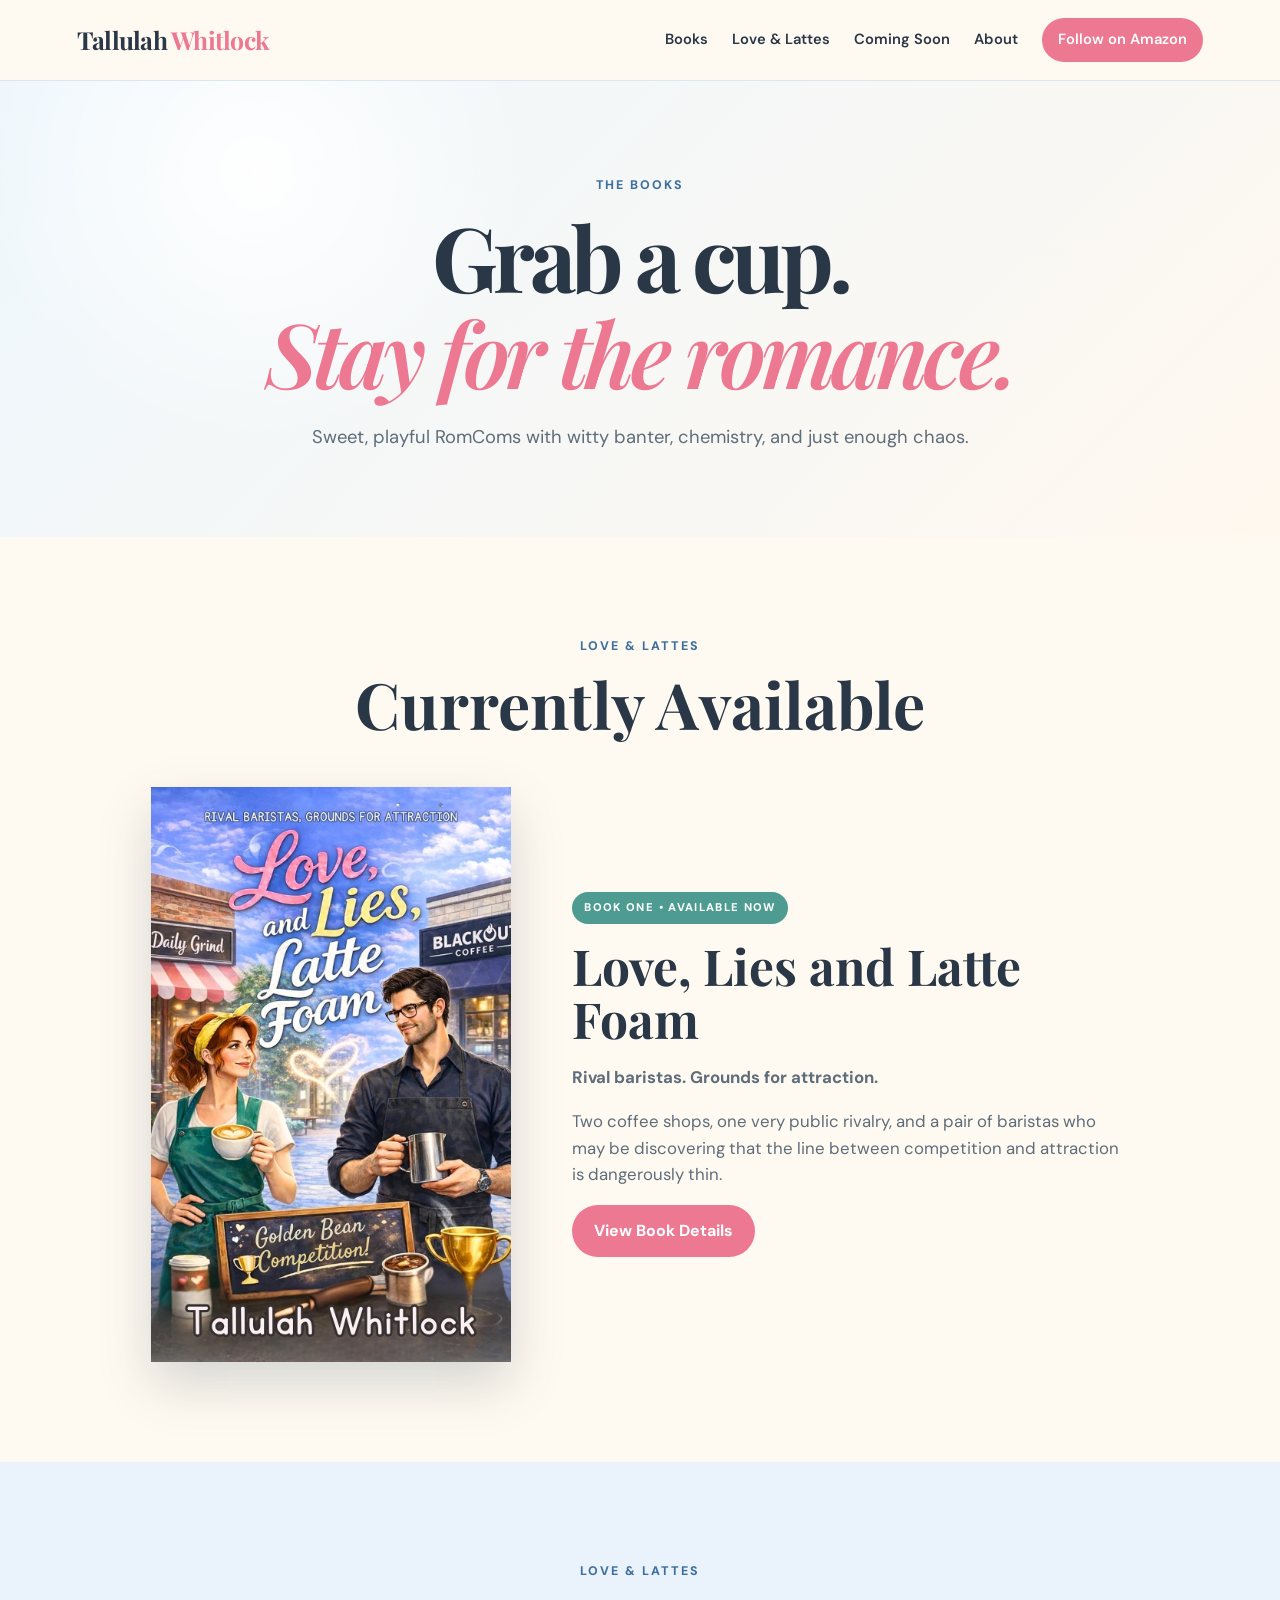
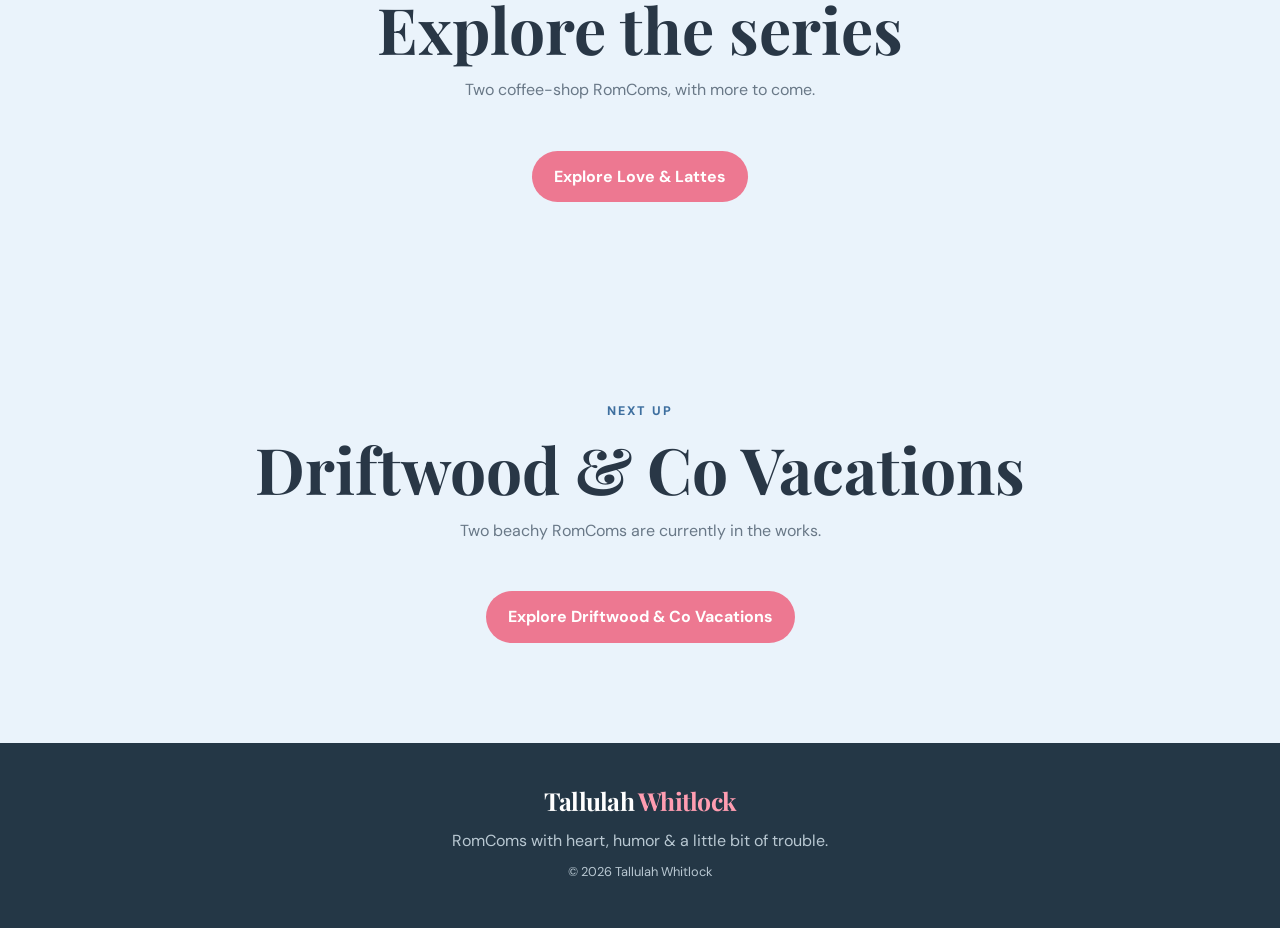
<file: books.html>
<!doctype html><html lang="en"><head><meta charset="utf-8"><meta name="viewport" content="width=device-width,initial-scale=1"><title>Books | Tallulah Whitlock</title><link rel="stylesheet" href="style.css"></head><body><header class="site-header"><a class="brand" href="index.html">Tallulah <span>Whitlock</span></a><nav><a href="books.html">Books</a><a href="love-lattes.html">Love &amp; Lattes</a><a href="driftwood.html">Coming Soon</a><a href="index.html#about">About</a><a class="nav-button" href="https://www.amazon.com/stores/author/B0GP9F3P6P" target="_blank">Follow on Amazon</a></nav></header><main><section class="page-hero"><p class="eyebrow">THE BOOKS</p><h1>Grab a cup.<br><em>Stay for the romance.</em></h1><p class="page-hero-text">Sweet, playful RomComs with witty banter, chemistry, and just enough chaos.</p></section><section class="section"><div class="section-heading"><p class="eyebrow">LOVE &amp; LATTES</p><h2>Currently Available</h2></div><div class="book-feature"><div class="book-image"><img src="images/love-lies-and-latte-foam.jpg" alt="Love, Lies and Latte Foam book cover"></div><div class="book-copy"><span class="badge">BOOK ONE • AVAILABLE NOW</span><h3>Love, Lies and Latte Foam</h3><p><strong>Rival baristas. Grounds for attraction.</strong></p><p>Two coffee shops, one very public rivalry, and a pair of baristas who may be discovering that the line between competition and attraction is dangerously thin.</p><a class="button primary" href="book-love-lies-and-latte-foam.html">View Book Details</a></div></div></section><section class="section coming"><div class="section-heading"><p class="eyebrow">LOVE &amp; LATTES</p><h2>Explore the series</h2><p>Two coffee-shop RomComs, with more to come.</p></div><div class="center-action"><a class="button primary" href="love-lattes.html">Explore Love &amp; Lattes</a></div></section><section class="section coming"><div class="section-heading"><p class="eyebrow">NEXT UP</p><h2>Driftwood &amp; Co Vacations</h2><p>Two beachy RomComs are currently in the works.</p></div><div class="center-action"><a class="button primary" href="driftwood.html">Explore Driftwood &amp; Co Vacations</a></div></section></main><footer><div class="brand">Tallulah <span>Whitlock</span></div><p>RomComs with heart, humor &amp; a little bit of trouble.</p><p class="copyright">© 2026 Tallulah Whitlock</p></footer></body></html>
</file>
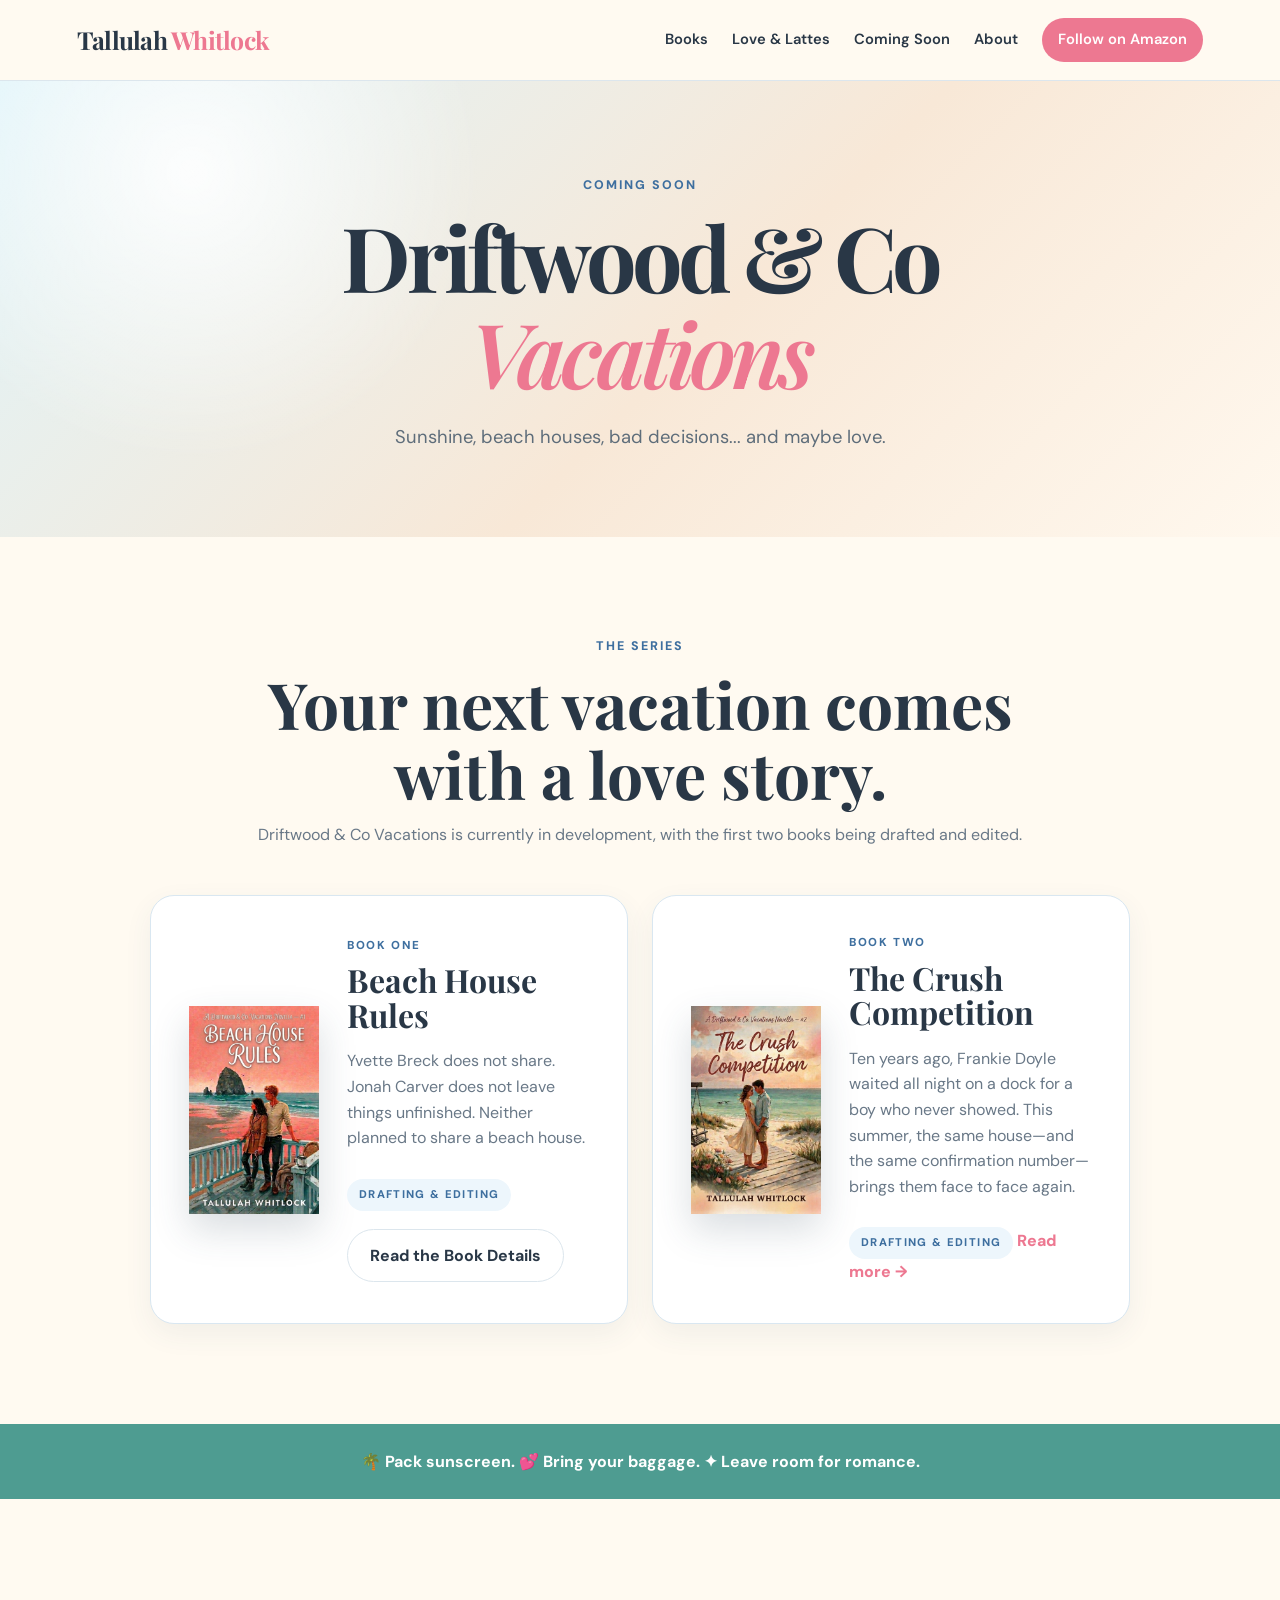
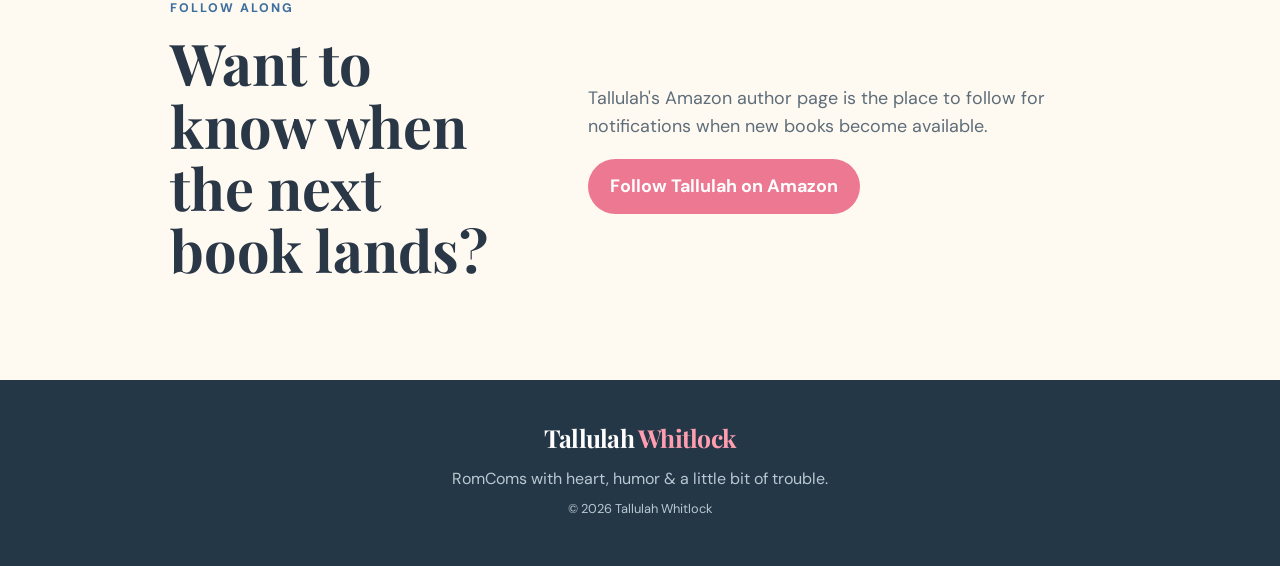
<file: driftwood.html>
<!doctype html><html lang="en"><head><meta charset="utf-8"><meta name="viewport" content="width=device-width,initial-scale=1"><title>Driftwood &amp; Co Vacations | Tallulah Whitlock</title><link rel="stylesheet" href="style.css"></head><body><header class="site-header"><a class="brand" href="index.html">Tallulah <span>Whitlock</span></a><nav><a href="books.html">Books</a><a href="love-lattes.html">Love &amp; Lattes</a><a href="driftwood.html">Coming Soon</a><a href="index.html#about">About</a><a class="nav-button" href="https://www.amazon.com/stores/author/B0GP9F3P6P" target="_blank">Follow on Amazon</a></nav></header><main><section class="beach-hero page-hero"><p class="eyebrow">COMING SOON</p><h1>Driftwood &amp; Co<br><em>Vacations</em></h1><p class="page-hero-text">Sunshine, beach houses, bad decisions... and maybe love.</p></section><section class="section"><div class="section-heading"><p class="eyebrow">THE SERIES</p><h2>Your next vacation comes with a love story.</h2><p>Driftwood &amp; Co Vacations is currently in development, with the first two books being drafted and edited.</p></div><div class="series-grid"><article class="series-card series-card-book"><div class="series-cover"><img src="images/beach-house-rules.jpg" alt="Cover of Beach House Rules by Tallulah Whitlock"></div><div><p class="status">BOOK ONE</p><h3>Beach House Rules</h3><p>Yvette Breck does not share. Jonah Carver does not leave things unfinished. Neither planned to share a beach house.</p><span class="coming-label">DRAFTING &amp; EDITING</span><div class="card-action"><a class="button secondary" href="book-beach-house-rules.html">Read the Book Details</a></div></div></article><article class="series-card series-card-book">
<div class="series-cover"><img src="images/the-crush-competition.jpg" alt="Cover of The Crush Competition by Tallulah Whitlock"></div>
<div class="series-card-content">
<p class="status">BOOK TWO</p><h3>The Crush Competition</h3>
<p>Ten years ago, Frankie Doyle waited all night on a dock for a boy who never showed. This summer, the same house—and the same confirmation number—brings them face to face again.</p>
<span class="coming-label">DRAFTING &amp; EDITING</span>
<a class="inline-link" href="book-the-crush-competition.html">Read more →</a>
</div>
</article></div></section><section class="quote-strip beach-strip"><p>🌴 Pack sunscreen. 💕 Bring your baggage. ✦ Leave room for romance.</p></section><section class="section about-series"><div><p class="eyebrow">FOLLOW ALONG</p><h2>Want to know when the next book lands?</h2></div><div class="about-copy"><p>Tallulah's Amazon author page is the place to follow for notifications when new books become available.</p><a class="button primary" href="https://www.amazon.com/stores/author/B0GP9F3P6P" target="_blank">Follow Tallulah on Amazon</a></div></section></main><footer><div class="brand">Tallulah <span>Whitlock</span></div><p>RomComs with heart, humor &amp; a little bit of trouble.</p><p class="copyright">© 2026 Tallulah Whitlock</p></footer></body></html>
</file>
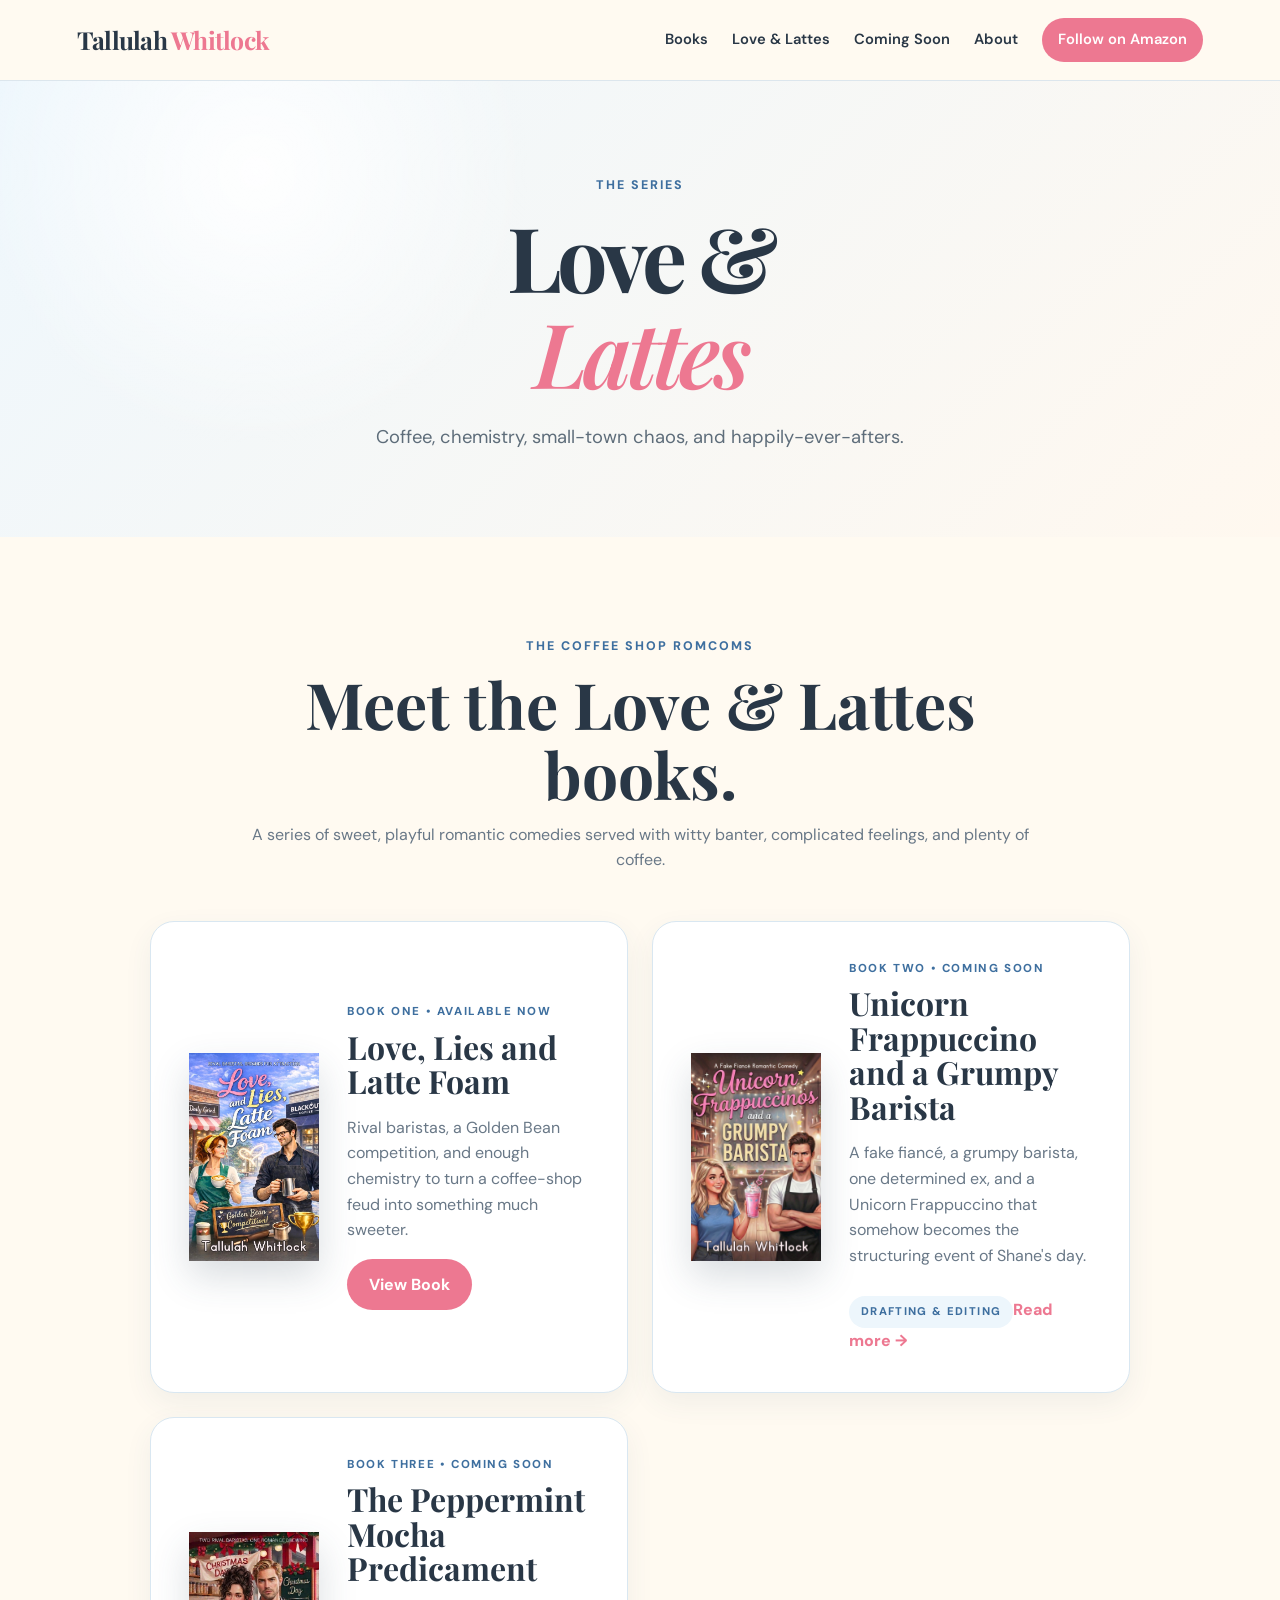
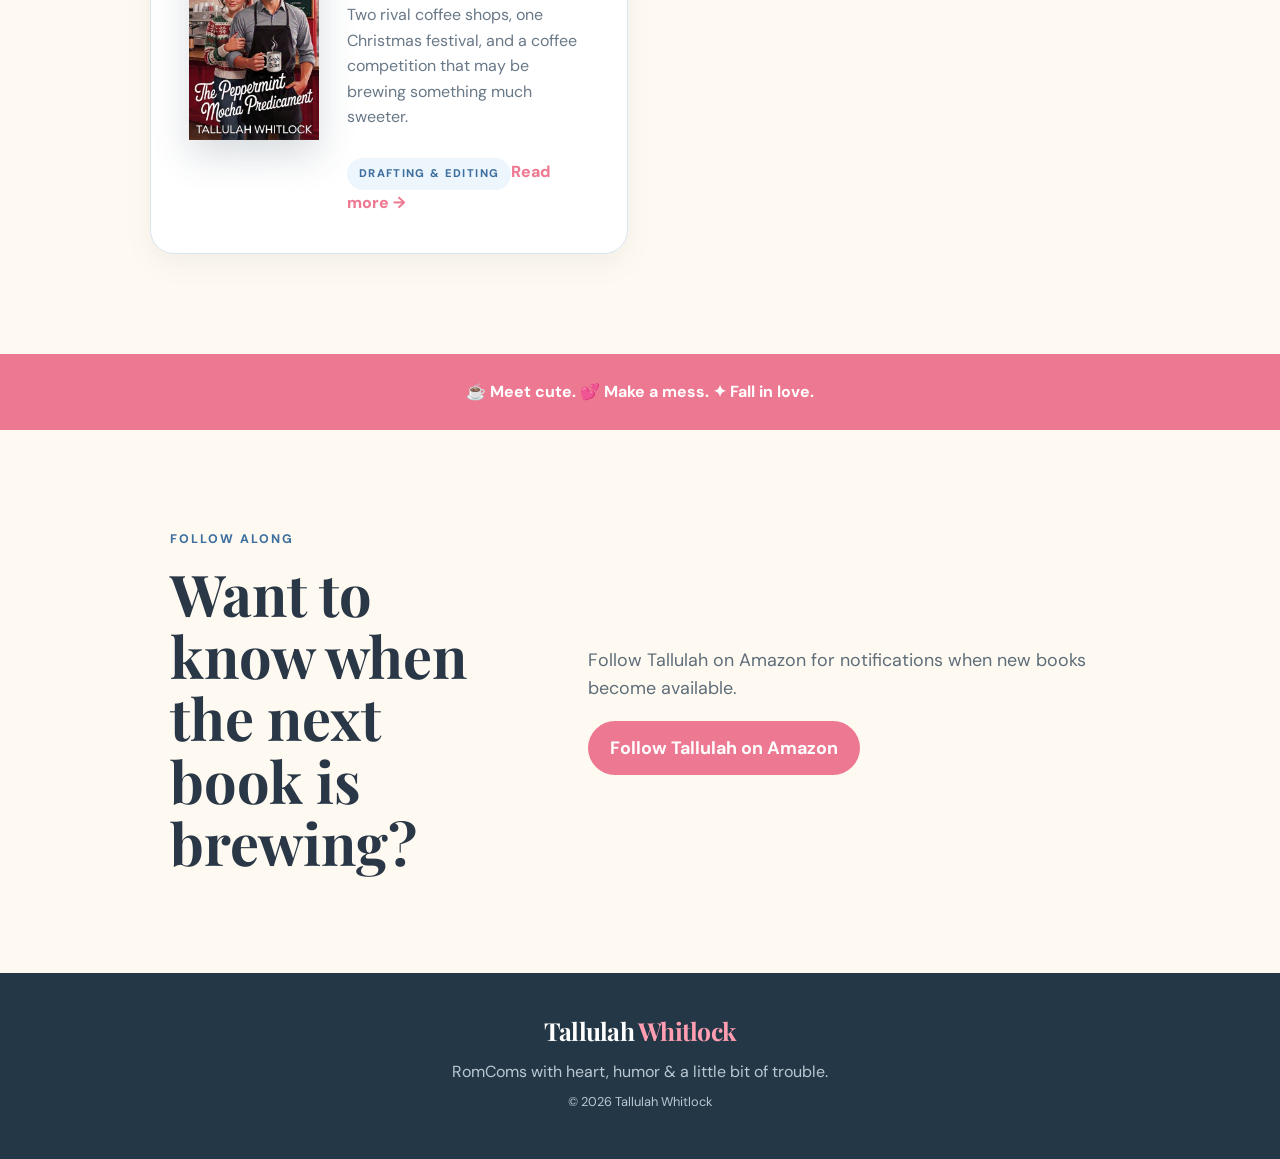
<file: love-lattes.html>
<!DOCTYPE html>
<html lang="en">
<head><meta charset="UTF-8"><meta name="viewport" content="width=device-width,initial-scale=1.0"><title>Love &amp; Lattes | Tallulah Whitlock</title><meta name="description" content="The Love & Lattes romantic comedy series by Tallulah Whitlock."><link rel="stylesheet" href="style.css"></head>
<body>
<header class="site-header"><a class="brand" href="index.html">Tallulah <span>Whitlock</span></a><nav><a href="books.html">Books</a><a href="love-lattes.html">Love &amp; Lattes</a><a href="driftwood.html">Coming Soon</a><a href="index.html#about">About</a><a class="nav-button" href="https://www.amazon.com/stores/author/B0GP9F3P6P" target="_blank" rel="noopener">Follow on Amazon</a></nav></header>
<main>
<section class="page-hero"><p class="eyebrow">THE SERIES</p><h1>Love &amp;<br><em>Lattes</em></h1><p class="page-hero-text">Coffee, chemistry, small-town chaos, and happily-ever-afters.</p></section>
<section class="section"><div class="section-heading"><p class="eyebrow">THE COFFEE SHOP ROMCOMS</p><h2>Meet the Love &amp; Lattes books.</h2><p>A series of sweet, playful romantic comedies served with witty banter, complicated feelings, and plenty of coffee.</p></div>
<div class="series-grid series-book-grid">
<article class="series-card series-card-book"><div class="series-cover"><img src="images/love-lies-and-latte-foam.jpg" alt="Cover of Love, Lies and Latte Foam by Tallulah Whitlock"></div><div class="series-card-content"><p class="status">BOOK ONE • AVAILABLE NOW</p><h3>Love, Lies and Latte Foam</h3><p>Rival baristas, a Golden Bean competition, and enough chemistry to turn a coffee-shop feud into something much sweeter.</p><a class="button primary" href="book-love-lies-and-latte-foam.html">View Book</a></div></article>
<article class="series-card series-card-book"><div class="series-cover"><img src="images/unicorn-frappuccino-and-a-grumpy-barista.jpg" alt="Cover of Unicorn Frappuccino and a Grumpy Barista by Tallulah Whitlock"></div><div class="series-card-content"><p class="status">BOOK TWO • COMING SOON</p><h3>Unicorn Frappuccino and a Grumpy Barista</h3><p>A fake fiancé, a grumpy barista, one determined ex, and a Unicorn Frappuccino that somehow becomes the structuring event of Shane's day.</p><span class="coming-label">DRAFTING &amp; EDITING</span><a class="inline-link" href="book-unicorn-frappuccino-and-a-grumpy-barista.html">Read more →</a></div></article>
<article class="series-card series-card-book"><div class="series-cover"><img src="images/the-peppermint-mocha-predicament.jpg" alt="Cover of The Peppermint Mocha Predicament by Tallulah Whitlock"></div><div class="series-card-content"><p class="status">BOOK THREE • COMING SOON</p><h3>The Peppermint Mocha Predicament</h3><p>Two rival coffee shops, one Christmas festival, and a coffee competition that may be brewing something much sweeter.</p><span class="coming-label">DRAFTING &amp; EDITING</span><a class="inline-link" href="book-the-peppermint-mocha-predicament.html">Read more →</a></div></article></div></section>
<section class="quote-strip"><p>☕ Meet cute. 💕 Make a mess. ✦ Fall in love.</p></section>
<section class="section about-series"><div><p class="eyebrow">FOLLOW ALONG</p><h2>Want to know when the next book is brewing?</h2></div><div class="about-copy"><p>Follow Tallulah on Amazon for notifications when new books become available.</p><a class="button primary" href="https://www.amazon.com/stores/author/B0GP9F3P6P" target="_blank" rel="noopener">Follow Tallulah on Amazon</a></div></section>
</main><footer><div class="brand">Tallulah <span>Whitlock</span></div><p>RomComs with heart, humor &amp; a little bit of trouble.</p><p class="copyright">© 2026 Tallulah Whitlock</p></footer>
</body></html>
</file>
<file: style.css>
@import url(https://fonts.googleapis.com/css2?family=DM+Sans:wght@400;500;600;700&family=Playfair+Display:wght@500;600;700&display=swap);
:root{--sky:#78a8dc;--sky-dark:#3e6f9f;--cream:#fffaf1;--paper:#fffdf8;--ink:#293746;--coral:#ed7891;--yellow:#f4ce59;--teal:#4e9c91;--soft-blue:#eaf3fb;--line:#dce6ed}*{box-sizing:border-box}html{scroll-behavior:smooth}body{margin:0;color:var(--ink);background:var(--cream);font-family:"DM Sans",sans-serif;line-height:1.6}a{color:inherit}.site-header{min-height:78px;padding:18px 6vw;display:flex;align-items:center;justify-content:space-between;gap:24px;background:rgba(255,250,241,.96);border-bottom:1px solid var(--line);position:sticky;top:0;z-index:10;backdrop-filter:blur(8px)}.brand{text-decoration:none;font-family:"Playfair Display",serif;font-weight:700;font-size:1.55rem;letter-spacing:-.03em}.brand span{color:var(--coral)}nav{display:flex;align-items:center;gap:24px;font-size:.92rem;font-weight:600}nav a{text-decoration:none}nav a:hover{color:var(--coral)}.nav-button{padding:10px 16px;border-radius:999px;color:white!important;background:var(--coral)}.hero{min-height:680px;padding:72px 7vw;display:grid;grid-template-columns:1.05fr .95fr;gap:60px;align-items:center;background:radial-gradient(circle at 15% 15%,rgba(255,255,255,.9),transparent 28%),linear-gradient(135deg,#f7fbff 0%,#e8f3fb 48%,#fff5ee 100%)}.hero-copy{max-width:650px}.eyebrow{margin:0 0 12px;color:var(--sky-dark);font-size:.78rem;font-weight:800;letter-spacing:.16em}h1,h2,h3{font-family:"Playfair Display",serif;line-height:1.08;margin:0}h1{font-size:clamp(3.2rem,7vw,6.4rem);letter-spacing:-.055em}h1 em{color:var(--coral);font-weight:600}.hero-text{max-width:560px;margin:28px 0 30px;font-size:1.13rem;color:#536272}.hero-buttons{display:flex;flex-wrap:wrap;gap:12px}.button{display:inline-block;text-decoration:none;padding:13px 22px;border-radius:999px;font-weight:700;transition:transform .2s ease,box-shadow .2s ease}.button:hover{transform:translateY(-2px);box-shadow:0 8px 22px rgba(54,78,100,.15)}.primary{color:white;background:var(--coral)}.secondary{background:white;border:1px solid var(--line)}.hero-art{position:relative;display:flex;justify-content:center}.cover-frame{width:min(420px,90%);padding:14px;background:white;box-shadow:0 26px 60px rgba(52,82,112,.23);transform:rotate(2deg)}.cover-frame img{display:block;width:100%;height:auto}.coffee-doodle{position:absolute;right:0;bottom:-24px;width:78px;height:78px;display:grid;place-items:center;border-radius:50%;background:var(--yellow);font-size:2.1rem;transform:rotate(-10deg);box-shadow:0 12px 25px rgba(70,80,80,.14)}.intro-strip{padding:22px 7vw;display:flex;justify-content:center;flex-wrap:wrap;gap:15px;background:var(--coral);color:white;font-size:1rem}.intro-strip span{font-size:1.15rem}.section{padding:100px 7vw}.featured{background:var(--paper)}.section-heading{max-width:780px;margin:0 auto 48px;text-align:center}.section-heading h2{font-size:clamp(2.5rem,5vw,4.2rem)}.section-heading p:last-child{margin:14px 0 0;color:#697887}.book-feature{max-width:980px;margin:auto;display:grid;grid-template-columns:.65fr 1fr;gap:60px;align-items:center}.book-image{max-width:360px;margin:auto}.book-image img{width:100%;display:block;box-shadow:0 22px 50px rgba(49,70,89,.2)}.book-copy h3{font-size:clamp(2rem,4vw,3.1rem);margin:15px 0 18px}.book-copy p{color:#5e6d7a;font-size:1.05rem}.badge,.coming-label{display:inline-block;border-radius:999px;padding:7px 12px;font-size:.7rem;font-weight:800;letter-spacing:.12em}.badge{color:white;background:var(--teal)}.coming{background:var(--soft-blue)}.series-grid{max-width:980px;margin:auto;display:grid;grid-template-columns:repeat(2,1fr);gap:24px}.series-card{padding:38px;background:white;border:1px solid #d9e7f1;border-radius:24px;box-shadow:0 10px 28px rgba(53,87,116,.07)}.card-icon{font-size:2.4rem;margin-bottom:15px}.status{margin:0 0 8px;color:var(--sky-dark);font-size:.72rem;font-weight:800;letter-spacing:.14em}.series-card h3{font-size:2rem;margin-bottom:10px}.series-card p:not(.status){color:#697887}.coming-label{margin-top:12px;color:var(--sky-dark);background:#edf6fc}.about{max-width:1150px;margin:auto;display:grid;grid-template-columns:.8fr 1.2fr;gap:70px;align-items:start}.about h2{font-size:clamp(2.5rem,5vw,4rem)}.about-copy{font-size:1.12rem;color:#5e6d7a}footer{padding:38px 7vw;text-align:center;background:#243746;color:#eaf1f5}footer .brand{color:white}footer .brand span{color:#ff9db1}footer p{margin:8px 0;color:#b9c8d2}footer .copyright{font-size:.8rem}.page-hero{padding:95px 7vw 85px;text-align:center;background:radial-gradient(circle at 20% 20%,rgba(255,255,255,.95),transparent 25%),linear-gradient(135deg,#eef7fd 0%,#fff8ef 100%)}.page-hero h1{font-size:clamp(3rem,7vw,5.8rem)}.page-hero h1 em{color:var(--coral);font-style:italic}.page-hero-text{max-width:700px;margin:22px auto 0;color:#5e6d7a;font-size:1.15rem}.book-detail{max-width:1120px;margin:auto;display:grid;grid-template-columns:.65fr 1.35fr;gap:70px;align-items:start;background:var(--paper)}.detail-cover{max-width:410px;margin:auto}.detail-cover img{width:100%;display:block;box-shadow:0 24px 55px rgba(49,70,89,.2)}.detail-copy h2{margin:18px 0 26px;font-family:"Playfair Display",serif;font-size:clamp(1.8rem,3.5vw,2.65rem);line-height:1.18}.detail-copy p{color:#5e6d7a;font-size:1.04rem}.detail-actions{margin-top:28px;display:flex;flex-wrap:wrap;gap:12px}.quote-strip{padding:25px 7vw;text-align:center;background:var(--coral);color:white;font-weight:700}.quote-strip p{margin:0}.beach-hero{background:radial-gradient(circle at 15% 20%,rgba(255,255,255,.9),transparent 25%),linear-gradient(135deg,#dff4fa 0%,#f8e8d7 55%,#fff8ee 100%)}.beach-strip{background:var(--teal)}.about-series{max-width:1120px;margin:auto;display:grid;grid-template-columns:.8fr 1.2fr;gap:70px;align-items:center}.about-series h2{font-size:clamp(2.3rem,4.5vw,3.7rem)}.center-action{text-align:center}.inline-link{color:var(--coral);font-weight:800;text-decoration:none}.inline-link:hover{text-decoration:underline}@media(max-width:820px){.site-header{align-items:flex-start}nav{gap:12px;flex-wrap:wrap;justify-content:flex-end}nav a:not(.nav-button){display:none}.hero{padding-top:55px;grid-template-columns:1fr;text-align:center}.hero-text{margin-left:auto;margin-right:auto}.hero-buttons{justify-content:center}.hero-art{order:-1}.cover-frame{width:min(360px,80vw)}.book-feature,.about,.book-detail,.about-series{grid-template-columns:1fr;gap:42px}.book-copy,.detail-copy,.about-series{text-align:center}.series-grid{grid-template-columns:1fr}.detail-actions{justify-content:center}}


.series-card-book{display:grid;grid-template-columns:minmax(130px,.45fr) 1fr;gap:28px;align-items:center}.series-cover img{width:100%;max-width:230px;display:block;margin:auto;box-shadow:0 16px 35px rgba(49,70,89,.18)}.card-action{margin-top:18px}.beach-book-hero{background:radial-gradient(circle at 15% 20%,rgba(255,255,255,.9),transparent 25%),linear-gradient(135deg,#f9d6ce 0%,#d9eff0 52%,#fff4e6 100%)}
@media (max-width:820px){.series-card-book{grid-template-columns:1fr;text-align:center}.series-cover img{max-width:260px}}


/* Homepage Love & Lattes series preview */
.love-lattes-home {
  background: #fff8f3;
}

.home-series-books {
  max-width: 1100px;
  margin: 0 auto 38px;
  display: grid;
  grid-template-columns: repeat(3, 1fr);
  gap: 22px;
}

.home-series-book {
  padding: 30px;
  background: white;
  border: 1px solid #f1ded8;
  border-radius: 22px;
  box-shadow: 0 10px 28px rgba(75, 62, 59, .06);
}

.home-series-book h3 {
  margin: 9px 0 12px;
  font-size: 1.65rem;
}

.home-series-book p:last-child {
  margin-bottom: 0;
  color: #697887;
}

.series-home-action {
  margin-top: 12px;
}

@media (max-width: 900px) {
  .home-series-books {
    grid-template-columns: 1fr;
  }
}
</file>
